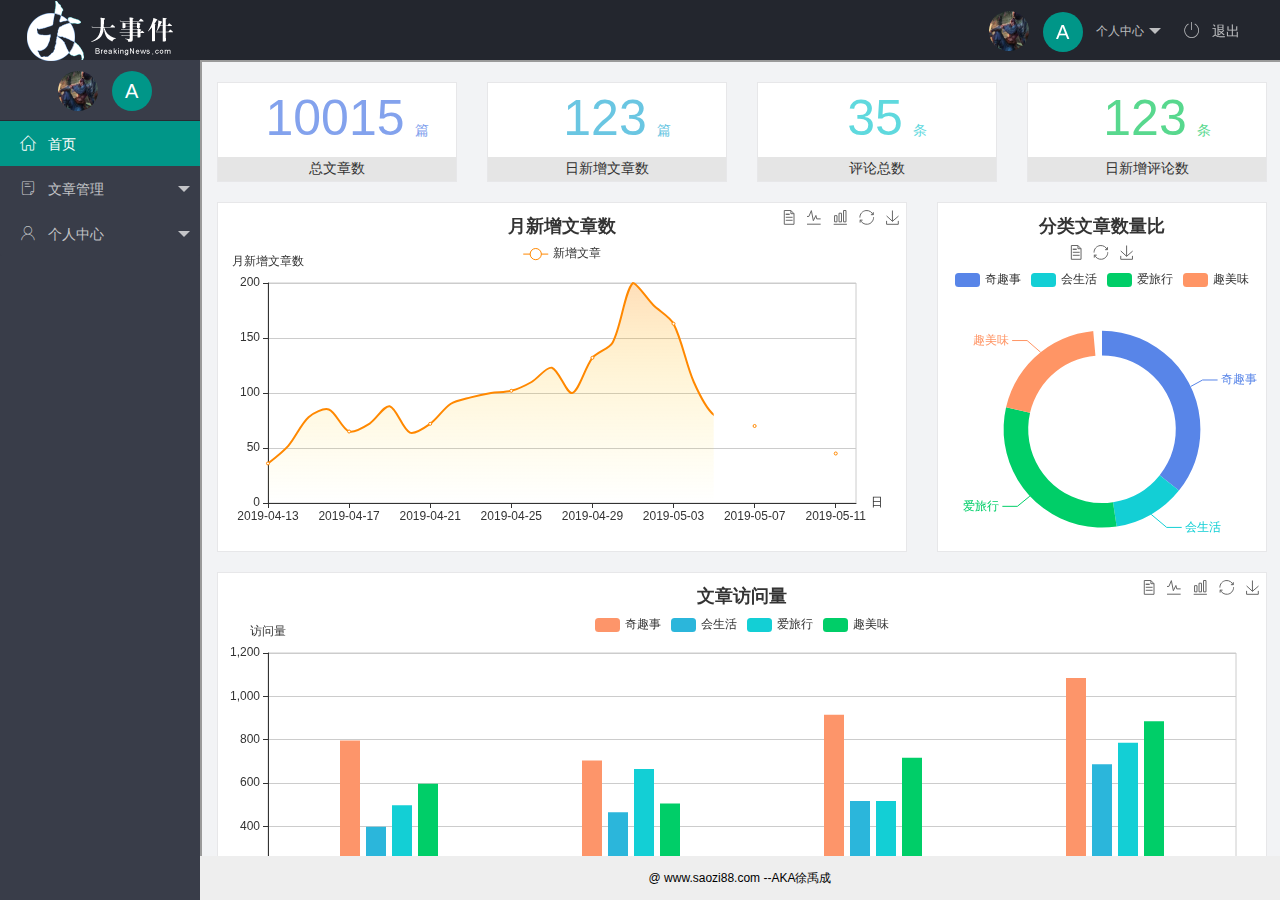
<file: index.html>
<!DOCTYPE html>
<html lang="en">
<head>
    <meta charset="UTF-8">
    <meta name="viewport" content="width=device-width, initial-scale=1.0">
    <title>Document</title>
    <link rel="stylesheet" href="/assets/lib/layui/css/layui.css">
    <link rel="stylesheet" href="/assets/css/index.css"> 
    <link rel="stylesheet" href="/assets/fonts/iconfont.css">
    
</head>
    <body class="layui-layout-body">
        <div class="layui-layout layui-layout-admin">
        <div class="layui-header">
        <div class="layui-logo"><img src="/assets/images/logo.png" alt="Okay"></div>
        <!-- 头部区域（可配合layui已有的水平导航） -->
        
        <ul class="layui-nav layui-layout-right">
            <li class="layui-nav-item">
            <a href="javascript:;" id="leftuser">
                <img src="/assets/images/commit流程.png" class="layui-nav-img">
                <span class="text-avent">A</span>
                个人中心
            </a>
            <dl class="layui-nav-child">
                <dd><a href="">基本资料</a></dd>
                <dd><a href="">安全设置</a></dd>
                <dd><a href="">重置密码</a></dd>
            </dl>
            </li>
            <li class="layui-nav-item"><a href="javascript:;" id="tuichu"><span class="iconfont icon-tuichu"></span>退出</a></li>
        </ul>
        </div>




        <div class="layui-side layui-bg-black">
        <div class="layui-side-scroll">
            <div  id="leftuser">
                <img src="/assets/images/commit流程.png" class="layui-nav-img">
                <span class="text-avent">A</span>
                <span id="nnmm"></span>

            </div>
            <!-- 左侧导航区域（可配合layui已有的垂直导航） -->
            <ul class="layui-nav layui-nav-tree"  lay-filter="test" lay-shrink="all" >
            <li class="layui-nav-item layui-nav-itemed layui-this">
                <a class="" href="/home/dashboard.html" target="fm"><span class="iconfont icon-home"></span>首页</a>
            </li> -->




            <li class="layui-nav-item ">
                <a href="javascript:;"><span class="iconfont icon-16"></span>文章管理</a>
                <dl class="layui-nav-child">
                <dd><a href="javascript:;">文章类别</a></dd>
                <dd><a href="javascript:;">文章列表</a></dd>
                <dd><a href="javascript:;">发布文章</a></dd>
                
                </dl>
            </li>





            <li class="layui-nav-item">
                <a href="javascript:;"><span class="iconfont icon-user"></span>个人中心</a>
                <dl class="layui-nav-child">
                <dd><a href="javascript:;">基本资料</a></dd>
                <dd><a href="javascript:;">更换头像</a></dd>
                <dd><a href="javascript:;">重置密码</a></dd>
                
                </dl>
            </li>
            </ul>
        </div>
        </div>
        
        <div class="layui-body">
        <!-- 内容主体区域 -->
        <iframe name="fm" src="/home/dashboard.html"></iframe>
        </div>
        
        <div class="layui-footer">
            @  www.saozi88.com  --AKA徐禹成
        <!-- 底部固定区域 -->

        </div>
        </div>
        <script src="/assets/lib/layui/layui.all.js"></script>
        <script src="/assets/lib/jquery.js"></script>
        <script src="/assets/js/index.js"></script>
        <script src="/assets/js/base.js"></script>
        

</body>
</html>
</file>
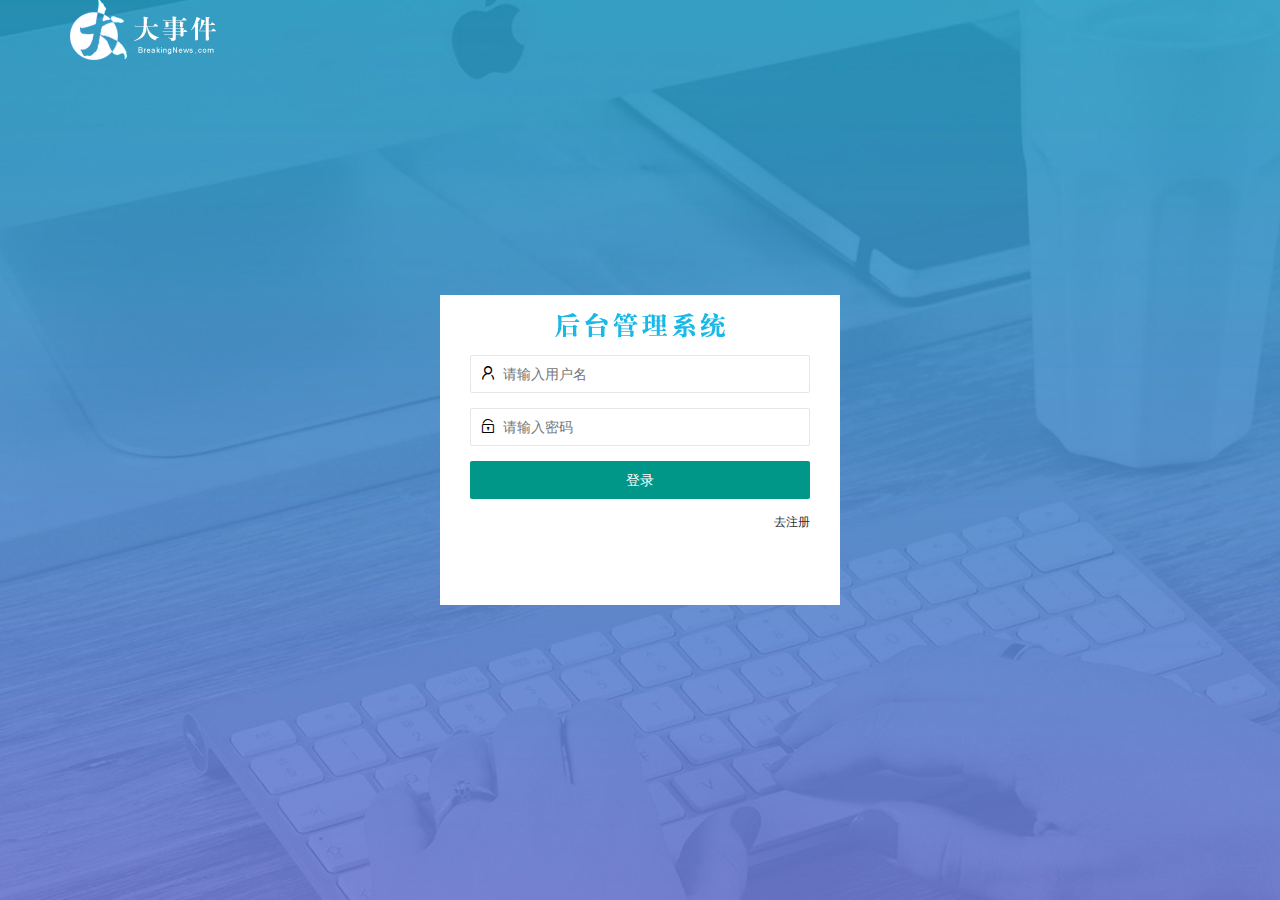
<file: login.html>
<!DOCTYPE html>
<html lang="en">
<head>
    <meta charset="UTF-8">
    <meta name="viewport" content="width=device-width, initial-scale=1.0">
    <title>大事件</title>
    <link rel="stylesheet" href="/assets/css/login.css">
    <link rel="stylesheet" href="/assets/lib/layui/css/layui.css" />
    
</head>
<body>
    <!-- 头部的 Logo 区域 -->
    <div class="layui-main">
        <img src="/assets/images/logo.png" alt="" />
    </div>

    <!-- 登录注册区域 -->
    <div class="loginAndRegBox">
        <div class="title-box"></div>
        <!-- 登录的div -->
        <div class="login-box">
            <form class="layui-form" action="" id="formr">
                <div class="layui-form-item">
                    <i class="layui-icon layui-icon-username"></i>
                <input type="text" name="username" required  lay-verify="required|pwd" placeholder="请输入用户名" autocomplete="off" class="layui-input">
                </div>
                <div class="layui-form-item">
                    <i class="layui-icon layui-icon-password"></i>
                    <input type="password" name="password" required  lay-verify="required|pwd" placeholder="请输入密码" autocomplete="off" class="layui-input">
                    </div>
                    <div class="layui-form-item">
                    <button class="layui-btn layui-btn-fluid" lay-submit >登录</button>
                </div>
                <div class="layui-form-item kaoyou">
                    <a href="javascript:;" id="dlu">去注册</a>
                </div>
            </form>
            
            
        </div>




    <!-- 注册的div -->
        <div class="reg-box">
            <form class="layui-form" action="" id="forml">
                <div class="layui-form-item">
                    <i class="layui-icon layui-icon-username"></i>
                    <input type="text" name="username" required  lay-verify="required|pwd" placeholder="请输入用户名" autocomplete="off" class="layui-input">
                    </div>
                <div class="layui-form-item">
                        <i class="layui-icon layui-icon-password"></i>
                        <input type="password" name="password" required  lay-verify="required|pwd" placeholder="请输入密码" autocomplete="off" class="layui-input">
                        </div>
                <div class="layui-form-item">
                    <i class="layui-icon layui-icon-password"></i>
                            <input type="password" name="repassword" required  lay-verify="required|pwd|repwd" placeholder="请确认密码" autocomplete="off" class="layui-input">
                            </div>
                        <div class="layui-form-item">
                        <button class="layui-btn layui-btn-fluid" lay-submit >立即注册</button>
                    </div>
                    <div class="layui-form-item kaoyou">
                        <a href="javascript:;" id="zce">登录</a>
                    </div>
            </form>
        
        </div>
    </div>
    <script src="/assets/lib/jquery.js"></script>
<script src="/assets/js/login.js"></script>
<script src="/assets/lib/layui/layui.all.js"></script>
</body>


</html>
</file>
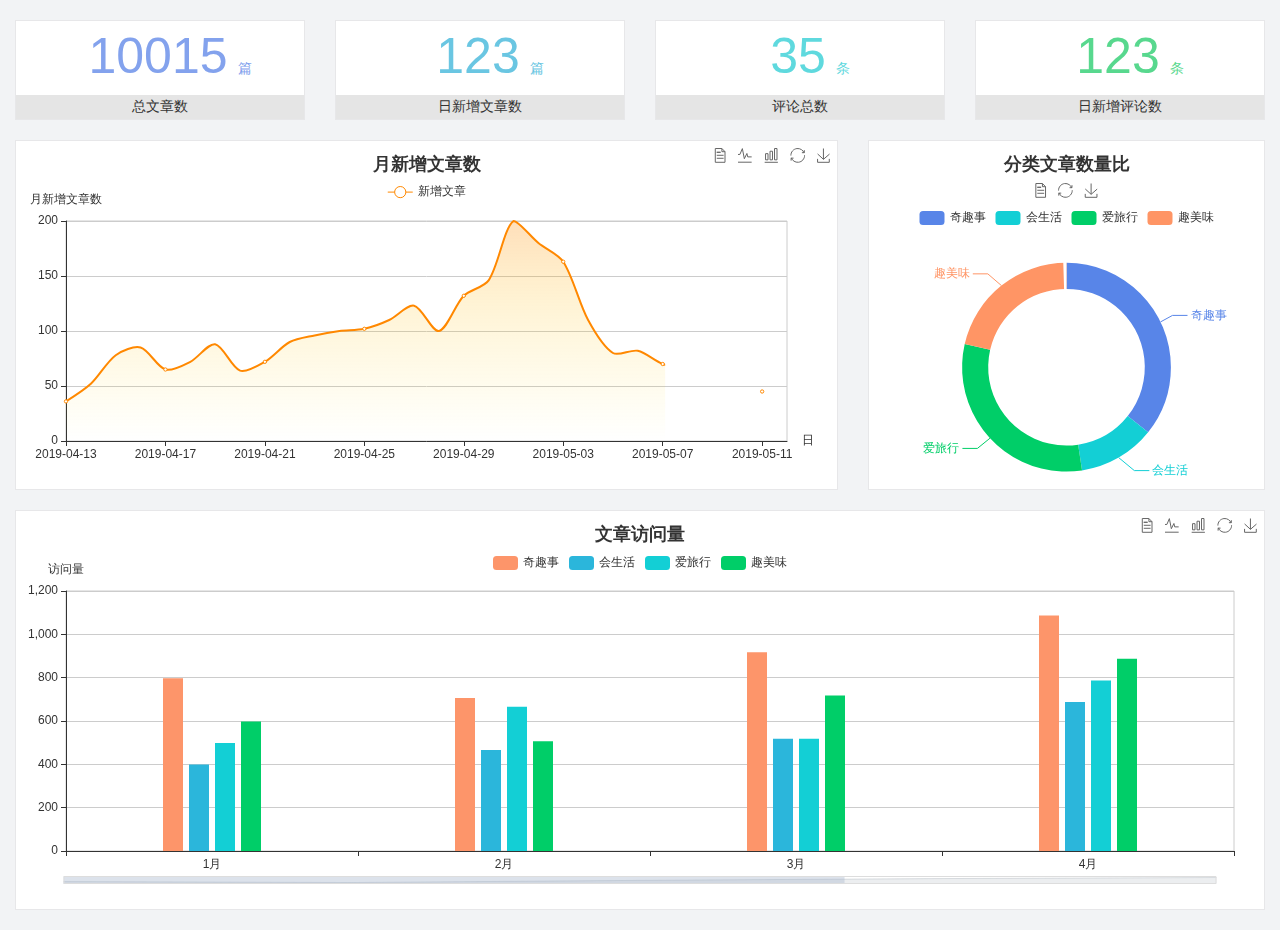
<file: home/dashboard.html>
<!DOCTYPE html>
<html lang="en">

<head>
  <meta charset="UTF-8">
  <meta name="viewport" content="width=device-width, initial-scale=1.0">
  <meta http-equiv="X-UA-Compatible" content="ie=edge">
  <title>图表统计</title>
  <link rel="stylesheet" href="../../assets/lib/bootstrap.css" />
  <link rel="stylesheet" href="../../assets/lib/main.css" />
  <script src="../../assets/lib/jquery.js"></script>
  <script type="text/javascript" src="../../assets/lib/echarts.min.js"></script>
</head>

<body>
  <div class="container-fluid">
    <div class="row spannel_list">
      <div class="col-sm-3 col-xs-6">
        <div class="spannel">
          <em>10015</em><span>篇</span>
          <b>总文章数</b>
        </div>
      </div>
      <div class="col-sm-3 col-xs-6">
        <div class="spannel scolor01">
          <em>123</em><span>篇</span>
          <b>日新增文章数</b>
        </div>
      </div>
      <div class="col-sm-3 col-xs-6">
        <div class="spannel scolor02">
          <em>35</em><span>条</span>
          <b>评论总数</b>
        </div>
      </div>
      <div class="col-sm-3 col-xs-6">
        <div class="spannel scolor03">
          <em>123</em><span>条</span>
          <b>日新增评论数</b>
        </div>
      </div>
    </div>
  </div>

  <div class="container-fluid">
    <div class="row curve-pie">
      <div class="col-lg-8 col-md-8">
        <div class="gragh_pannel" id="curve_show"></div>
      </div>
      <div class="col-lg-4 col-md-4">
        <div class="gragh_pannel" id="pie_show"></div>
      </div>
    </div>
  </div>

  <div class="container-fluid">
    <div class="column_pannel" id="column_show"></div>
  </div>

  <script>
    var oChart = echarts.init(document.getElementById('curve_show'));
    var aList_all = [
      { 'count': 36, 'date': '2019-04-13' },
      { 'count': 52, 'date': '2019-04-14' },
      { 'count': 78, 'date': '2019-04-15' },
      { 'count': 85, 'date': '2019-04-16' },
      { 'count': 65, 'date': '2019-04-17' },
      { 'count': 72, 'date': '2019-04-18' },
      { 'count': 88, 'date': '2019-04-19' },
      { 'count': 64, 'date': '2019-04-20' },
      { 'count': 72, 'date': '2019-04-21' },
      { 'count': 90, 'date': '2019-04-22' },
      { 'count': 96, 'date': '2019-04-23' },
      { 'count': 100, 'date': '2019-04-24' },
      { 'count': 102, 'date': '2019-04-25' },
      { 'count': 110, 'date': '2019-04-26' },
      { 'count': 123, 'date': '2019-04-27' },
      { 'count': 100, 'date': '2019-04-28' },
      { 'count': 132, 'date': '2019-04-29' },
      { 'count': 146, 'date': '2019-04-30' },
      { 'count': 200, 'date': '2019-05-01' },
      { 'count': 180, 'date': '2019-05-02' },
      { 'count': 163, 'date': '2019-05-03' },
      { 'count': 110, 'date': '2019-05-04' },
      { 'count': 80, 'date': '2019-05-05' },
      { 'count': 82, 'date': '2019-05-06' },
      { 'count': 70, 'date': '2019-05-07' },
      { 'count': 65, 'date': '2019-05-08' },
      { 'count': 54, 'date': '2019-05-09' },
      { 'count': 40, 'date': '2019-05-10' },
      { 'count': 45, 'date': '2019-05-11' },
      { 'count': 38, 'date': '2019-05-12' },
    ];

    let aCount = [];
    let aDate = [];

    for (var i = 0; i < aList_all.length; i++) {
      aCount.push(aList_all[i].count);
      aDate.push(aList_all[i].date);
    }

    var chartopt = {
      title: {
        text: '月新增文章数',
        left: 'center',
        top: '10'
      },
      tooltip: {
        trigger: 'axis'
      },
      legend: {
        data: ['新增文章'],
        top: '40'
      },
      toolbox: {
        show: true,
        feature: {
          mark: { show: true },
          dataView: { show: true, readOnly: false },
          magicType: { show: true, type: ['line', 'bar'] },
          restore: { show: true },
          saveAsImage: { show: true }
        }
      },
      calculable: true,
      xAxis: [
        {
          name: '日',
          type: 'category',
          boundaryGap: false,
          data: aDate
        }
      ],
      yAxis: [
        {
          name: '月新增文章数',
          type: 'value'
        }
      ],
      series: [
        {
          name: '新增文章',
          type: 'line',
          smooth: true,
          itemStyle: { normal: { areaStyle: { type: 'default' }, color: '#f80' }, lineStyle: { color: '#f80' } },
          data: aCount
        }],
      areaStyle: {
        normal: {
          color: new echarts.graphic.LinearGradient(0, 0, 0, 1, [{
            offset: 0,
            color: 'rgba(255,136,0,0.39)'
          }, {
            offset: .34,
            color: 'rgba(255,180,0,0.25)'
          }, {
            offset: 1,
            color: 'rgba(255,222,0,0.00)'
          }])

        }
      },
      grid: {
        show: true,
        x: 50,
        x2: 50,
        y: 80,
        height: 220
      }
    };

    oChart.setOption(chartopt);


    var oPie = echarts.init(document.getElementById('pie_show'));
    var oPieopt =
    {
      title: {
        top: 10,
        text: '分类文章数量比',
        x: 'center'
      },
      tooltip: {
        trigger: 'item',
        formatter: "{a} <br/>{b} : {c} ({d}%)"
      },
      color: ['#5885e8', '#13cfd5', '#00ce68', '#ff9565'],
      legend: {
        x: 'center',
        top: 65,
        data: ['奇趣事', '会生活', '爱旅行', '趣美味']
      },
      toolbox: {
        show: true,
        x: 'center',
        top: 35,
        feature: {
          mark: { show: true },
          dataView: { show: true, readOnly: false },
          magicType: {
            show: true,
            type: ['pie', 'funnel'],
            option: {
              funnel: {
                x: '25%',
                width: '50%',
                funnelAlign: 'left',
                max: 1548
              }
            }
          },
          restore: { show: true },
          saveAsImage: { show: true }
        }
      },
      calculable: true,
      series: [
        {
          name: '访问来源',
          type: 'pie',
          radius: ['45%', '60%'],
          center: ['50%', '65%'],
          data: [
            { value: 300, name: '奇趣事' },
            { value: 100, name: '会生活' },
            { value: 260, name: '爱旅行' },
            { value: 180, name: '趣美味' }
          ]
        }
      ]
    };
    oPie.setOption(oPieopt);



    var oColumn = this.echarts.init(document.getElementById('column_show'));
    var oColumnopt =
    {
      title: {
        text: '文章访问量',
        left: 'center',
        top: '10'
      },
      tooltip: {
        trigger: 'axis'
      },
      legend: {
        data: ['奇趣事', '会生活', '爱旅行', '趣美味'],
        top: '40'
      },
      toolbox: {
        show: true,
        feature: {
          mark: { show: true },
          dataView: { show: true, readOnly: false },
          magicType: { show: true, type: ['line', 'bar'] },
          restore: { show: true },
          saveAsImage: { show: true }
        }
      },
      calculable: true,
      xAxis: [
        {
          type: 'category',
          data: ['1月', '2月', '3月', '4月', '5月']
        }
      ],
      yAxis: [
        {
          name: '访问量',
          type: 'value'
        }
      ],
      series: [
        {
          name: '奇趣事',
          type: 'bar',
          barWidth: 20,
          itemStyle: {
            normal: { areaStyle: { type: 'default' }, color: '#fd956a' }
          },
          data: [800, 708, 920, 1090, 1200]
        },
        {
          name: '会生活',
          type: 'bar',
          barWidth: 20,
          itemStyle: {
            normal: { areaStyle: { type: 'default' }, color: '#2bb6db' }
          },
          data: [400, 468, 520, 690, 800]
        },
        {
          name: '爱旅行',
          type: 'bar',
          barWidth: 20,
          itemStyle: {
            normal: { areaStyle: { type: 'default' }, color: '#13cfd5' }
          },
          data: [500, 668, 520, 790, 900]
        },
        {
          name: '趣美味',
          type: 'bar',
          barWidth: 20,
          itemStyle: {
            normal: { areaStyle: { type: 'default' }, color: '#00ce68' }
          },
          data: [600, 508, 720, 890, 1000]
        }
      ],
      grid: {
        show: true,
        x: 50,
        x2: 30,
        y: 80,
        height: 260
      },
      dataZoom: [//给x轴设置滚动条
        {
          start: 0,//默认为0
          end: 100 - 1000 / 31,//默认为100
          type: 'slider',
          show: true,
          xAxisIndex: [0],
          handleSize: 0,//滑动条的 左右2个滑动条的大小
          height: 8,//组件高度
          left: 45, //左边的距离
          right: 50,//右边的距离
          bottom: 26,//右边的距离
          handleColor: '#ddd',//h滑动图标的颜色
          handleStyle: {
            borderColor: "#cacaca",
            borderWidth: "1",
            shadowBlur: 2,
            background: "#ddd",
            shadowColor: "#ddd",
          }
        }]
    };
    oColumn.setOption(oColumnopt);
  </script>
</body>

</html>
</file>
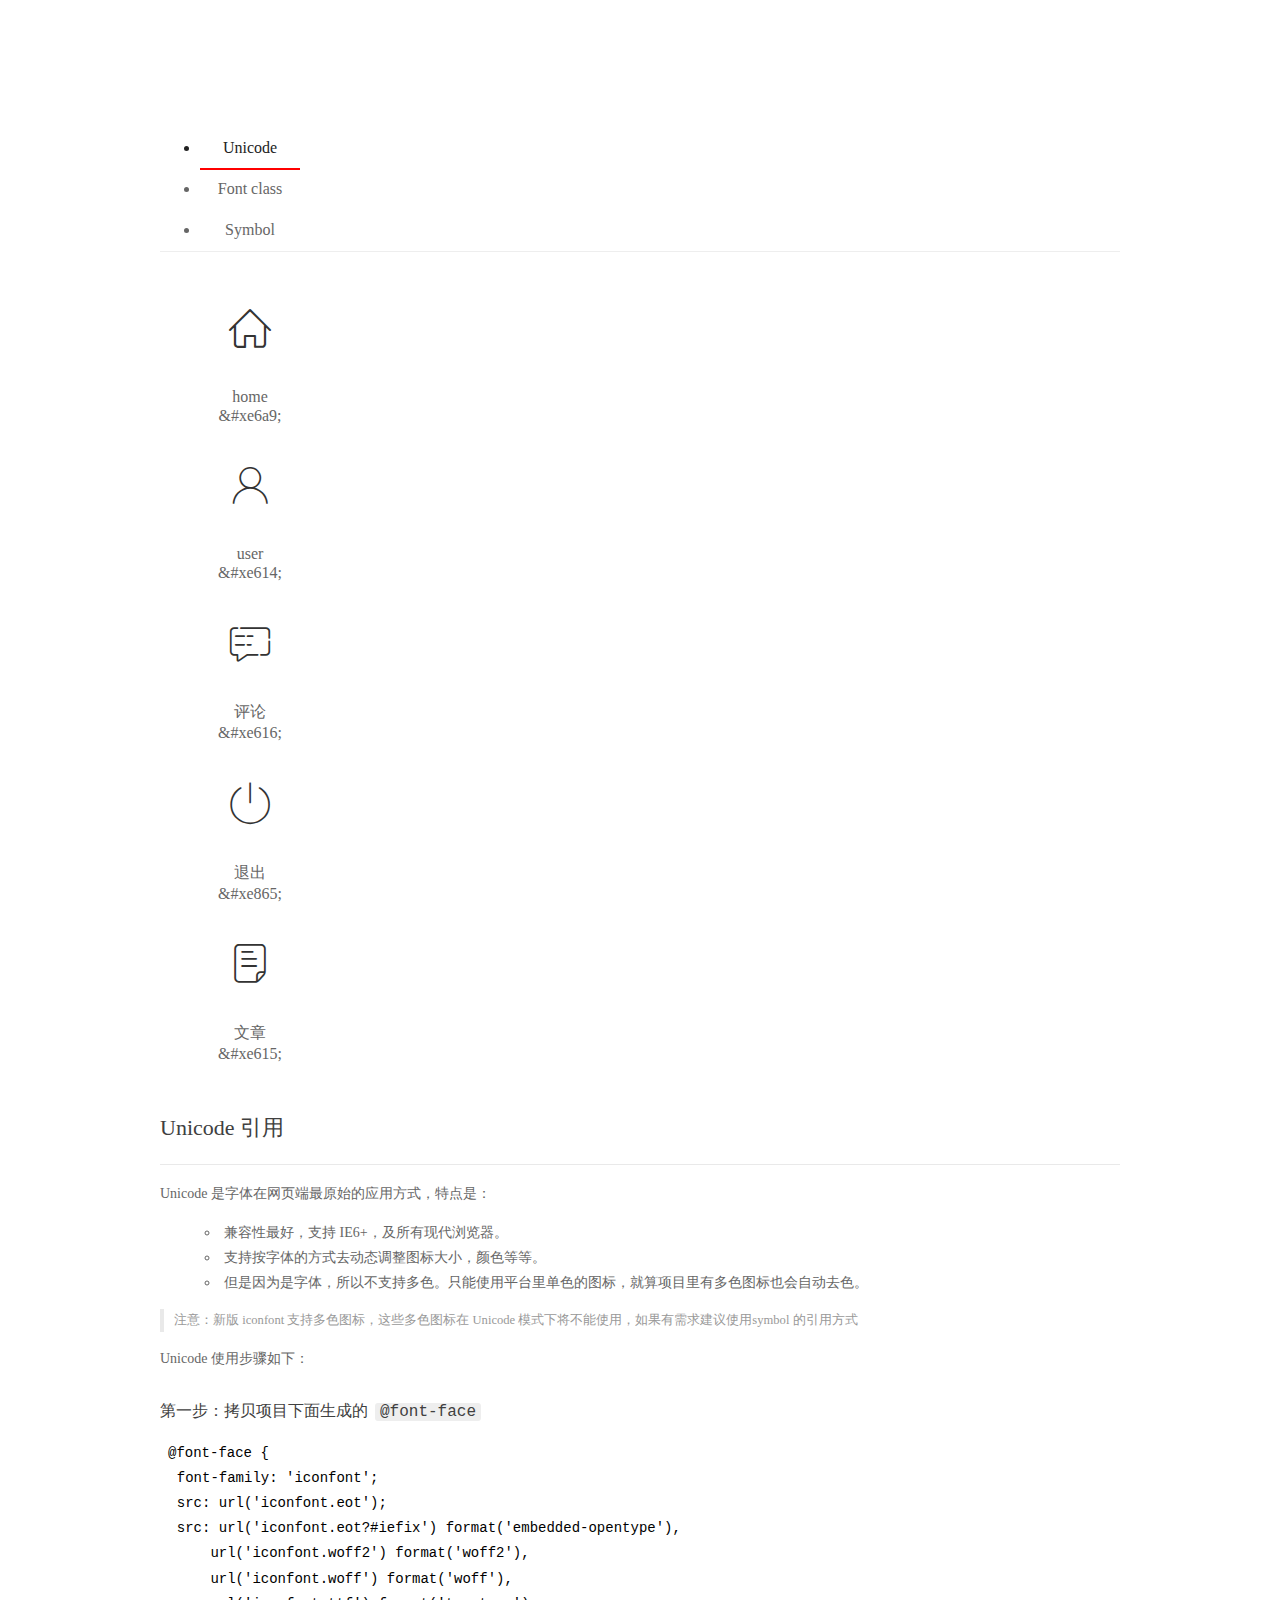
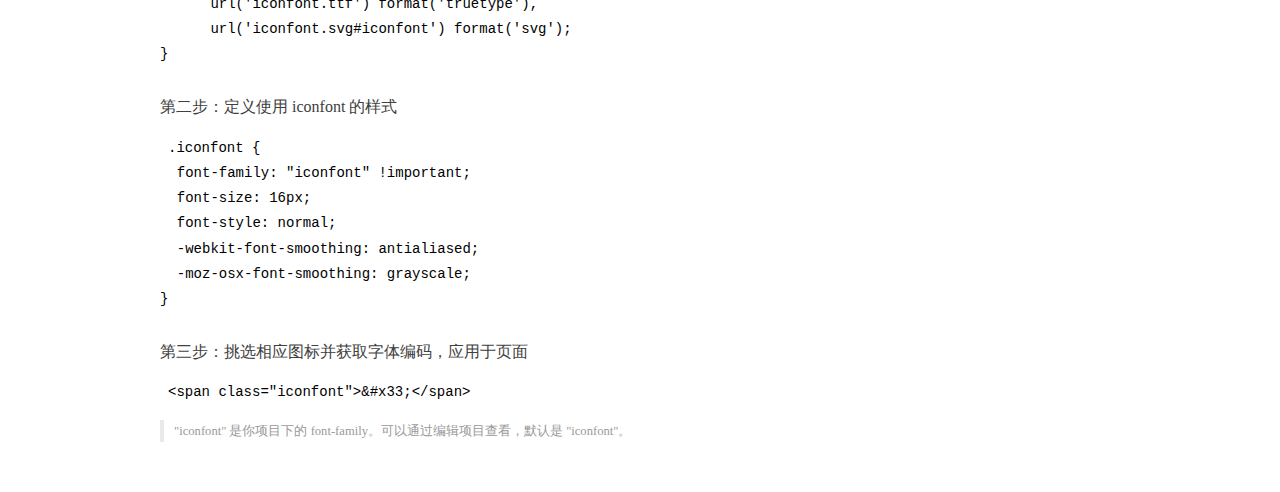
<file: assets/fonts/demo_index.html>
<!DOCTYPE html>
<html>
<head>
  <meta charset="utf-8"/>
  <title>IconFont Demo</title>
  <link rel="shortcut icon" href="https://gtms04.alicdn.com/tps/i4/TB1_oz6GVXXXXaFXpXXJDFnIXXX-64-64.ico" type="image/x-icon"/>
  <link rel="stylesheet" href="https://g.alicdn.com/thx/cube/1.3.2/cube.min.css">
  <link rel="stylesheet" href="demo.css">
  <link rel="stylesheet" href="iconfont.css">
  <script src="iconfont.js"></script>
  <!-- jQuery -->
  <script src="https://a1.alicdn.com/oss/uploads/2018/12/26/7bfddb60-08e8-11e9-9b04-53e73bb6408b.js"></script>
  <!-- 代码高亮 -->
  <script src="https://a1.alicdn.com/oss/uploads/2018/12/26/a3f714d0-08e6-11e9-8a15-ebf944d7534c.js"></script>
</head>
<body>
  <div class="main">
    <h1 class="logo"><a href="https://www.iconfont.cn/" title="iconfont 首页" target="_blank">&#xe86b;</a></h1>
    <div class="nav-tabs">
      <ul id="tabs" class="dib-box">
        <li class="dib active"><span>Unicode</span></li>
        <li class="dib"><span>Font class</span></li>
        <li class="dib"><span>Symbol</span></li>
      </ul>
      
    </div>
    <div class="tab-container">
      <div class="content unicode" style="display: block;">
          <ul class="icon_lists dib-box">
          
            <li class="dib">
              <span class="icon iconfont">&#xe6a9;</span>
                <div class="name">home</div>
                <div class="code-name">&amp;#xe6a9;</div>
              </li>
          
            <li class="dib">
              <span class="icon iconfont">&#xe614;</span>
                <div class="name">user</div>
                <div class="code-name">&amp;#xe614;</div>
              </li>
          
            <li class="dib">
              <span class="icon iconfont">&#xe616;</span>
                <div class="name">评论</div>
                <div class="code-name">&amp;#xe616;</div>
              </li>
          
            <li class="dib">
              <span class="icon iconfont">&#xe865;</span>
                <div class="name">退出</div>
                <div class="code-name">&amp;#xe865;</div>
              </li>
          
            <li class="dib">
              <span class="icon iconfont">&#xe615;</span>
                <div class="name">文章</div>
                <div class="code-name">&amp;#xe615;</div>
              </li>
          
          </ul>
          <div class="article markdown">
          <h2 id="unicode-">Unicode 引用</h2>
          <hr>

          <p>Unicode 是字体在网页端最原始的应用方式，特点是：</p>
          <ul>
            <li>兼容性最好，支持 IE6+，及所有现代浏览器。</li>
            <li>支持按字体的方式去动态调整图标大小，颜色等等。</li>
            <li>但是因为是字体，所以不支持多色。只能使用平台里单色的图标，就算项目里有多色图标也会自动去色。</li>
          </ul>
          <blockquote>
            <p>注意：新版 iconfont 支持多色图标，这些多色图标在 Unicode 模式下将不能使用，如果有需求建议使用symbol 的引用方式</p>
          </blockquote>
          <p>Unicode 使用步骤如下：</p>
          <h3 id="-font-face">第一步：拷贝项目下面生成的 <code>@font-face</code></h3>
<pre><code class="language-css"
>@font-face {
  font-family: 'iconfont';
  src: url('iconfont.eot');
  src: url('iconfont.eot?#iefix') format('embedded-opentype'),
      url('iconfont.woff2') format('woff2'),
      url('iconfont.woff') format('woff'),
      url('iconfont.ttf') format('truetype'),
      url('iconfont.svg#iconfont') format('svg');
}
</code></pre>
          <h3 id="-iconfont-">第二步：定义使用 iconfont 的样式</h3>
<pre><code class="language-css"
>.iconfont {
  font-family: "iconfont" !important;
  font-size: 16px;
  font-style: normal;
  -webkit-font-smoothing: antialiased;
  -moz-osx-font-smoothing: grayscale;
}
</code></pre>
          <h3 id="-">第三步：挑选相应图标并获取字体编码，应用于页面</h3>
<pre>
<code class="language-html"
>&lt;span class="iconfont"&gt;&amp;#x33;&lt;/span&gt;
</code></pre>
          <blockquote>
            <p>"iconfont" 是你项目下的 font-family。可以通过编辑项目查看，默认是 "iconfont"。</p>
          </blockquote>
          </div>
      </div>
      <div class="content font-class">
        <ul class="icon_lists dib-box">
          
          <li class="dib">
            <span class="icon iconfont icon-home"></span>
            <div class="name">
              home
            </div>
            <div class="code-name">.icon-home
            </div>
          </li>
          
          <li class="dib">
            <span class="icon iconfont icon-user"></span>
            <div class="name">
              user
            </div>
            <div class="code-name">.icon-user
            </div>
          </li>
          
          <li class="dib">
            <span class="icon iconfont icon-pinglun"></span>
            <div class="name">
              评论
            </div>
            <div class="code-name">.icon-pinglun
            </div>
          </li>
          
          <li class="dib">
            <span class="icon iconfont icon-tuichu"></span>
            <div class="name">
              退出
            </div>
            <div class="code-name">.icon-tuichu
            </div>
          </li>
          
          <li class="dib">
            <span class="icon iconfont icon-16"></span>
            <div class="name">
              文章
            </div>
            <div class="code-name">.icon-16
            </div>
          </li>
          
        </ul>
        <div class="article markdown">
        <h2 id="font-class-">font-class 引用</h2>
        <hr>

        <p>font-class 是 Unicode 使用方式的一种变种，主要是解决 Unicode 书写不直观，语意不明确的问题。</p>
        <p>与 Unicode 使用方式相比，具有如下特点：</p>
        <ul>
          <li>兼容性良好，支持 IE8+，及所有现代浏览器。</li>
          <li>相比于 Unicode 语意明确，书写更直观。可以很容易分辨这个 icon 是什么。</li>
          <li>因为使用 class 来定义图标，所以当要替换图标时，只需要修改 class 里面的 Unicode 引用。</li>
          <li>不过因为本质上还是使用的字体，所以多色图标还是不支持的。</li>
        </ul>
        <p>使用步骤如下：</p>
        <h3 id="-fontclass-">第一步：引入项目下面生成的 fontclass 代码：</h3>
<pre><code class="language-html">&lt;link rel="stylesheet" href="./iconfont.css"&gt;
</code></pre>
        <h3 id="-">第二步：挑选相应图标并获取类名，应用于页面：</h3>
<pre><code class="language-html">&lt;span class="iconfont icon-xxx"&gt;&lt;/span&gt;
</code></pre>
        <blockquote>
          <p>"
            iconfont" 是你项目下的 font-family。可以通过编辑项目查看，默认是 "iconfont"。</p>
        </blockquote>
      </div>
      </div>
      <div class="content symbol">
          <ul class="icon_lists dib-box">
          
            <li class="dib">
                <svg class="icon svg-icon" aria-hidden="true">
                  <use xlink:href="#icon-home"></use>
                </svg>
                <div class="name">home</div>
                <div class="code-name">#icon-home</div>
            </li>
          
            <li class="dib">
                <svg class="icon svg-icon" aria-hidden="true">
                  <use xlink:href="#icon-user"></use>
                </svg>
                <div class="name">user</div>
                <div class="code-name">#icon-user</div>
            </li>
          
            <li class="dib">
                <svg class="icon svg-icon" aria-hidden="true">
                  <use xlink:href="#icon-pinglun"></use>
                </svg>
                <div class="name">评论</div>
                <div class="code-name">#icon-pinglun</div>
            </li>
          
            <li class="dib">
                <svg class="icon svg-icon" aria-hidden="true">
                  <use xlink:href="#icon-tuichu"></use>
                </svg>
                <div class="name">退出</div>
                <div class="code-name">#icon-tuichu</div>
            </li>
          
            <li class="dib">
                <svg class="icon svg-icon" aria-hidden="true">
                  <use xlink:href="#icon-16"></use>
                </svg>
                <div class="name">文章</div>
                <div class="code-name">#icon-16</div>
            </li>
          
          </ul>
          <div class="article markdown">
          <h2 id="symbol-">Symbol 引用</h2>
          <hr>

          <p>这是一种全新的使用方式，应该说这才是未来的主流，也是平台目前推荐的用法。相关介绍可以参考这篇<a href="">文章</a>
            这种用法其实是做了一个 SVG 的集合，与另外两种相比具有如下特点：</p>
          <ul>
            <li>支持多色图标了，不再受单色限制。</li>
            <li>通过一些技巧，支持像字体那样，通过 <code>font-size</code>, <code>color</code> 来调整样式。</li>
            <li>兼容性较差，支持 IE9+，及现代浏览器。</li>
            <li>浏览器渲染 SVG 的性能一般，还不如 png。</li>
          </ul>
          <p>使用步骤如下：</p>
          <h3 id="-symbol-">第一步：引入项目下面生成的 symbol 代码：</h3>
<pre><code class="language-html">&lt;script src="./iconfont.js"&gt;&lt;/script&gt;
</code></pre>
          <h3 id="-css-">第二步：加入通用 CSS 代码（引入一次就行）：</h3>
<pre><code class="language-html">&lt;style&gt;
.icon {
  width: 1em;
  height: 1em;
  vertical-align: -0.15em;
  fill: currentColor;
  overflow: hidden;
}
&lt;/style&gt;
</code></pre>
          <h3 id="-">第三步：挑选相应图标并获取类名，应用于页面：</h3>
<pre><code class="language-html">&lt;svg class="icon" aria-hidden="true"&gt;
  &lt;use xlink:href="#icon-xxx"&gt;&lt;/use&gt;
&lt;/svg&gt;
</code></pre>
          </div>
      </div>

    </div>
  </div>
  <script>
  $(document).ready(function () {
      $('.tab-container .content:first').show()

      $('#tabs li').click(function (e) {
        var tabContent = $('.tab-container .content')
        var index = $(this).index()

        if ($(this).hasClass('active')) {
          return
        } else {
          $('#tabs li').removeClass('active')
          $(this).addClass('active')

          tabContent.hide().eq(index).fadeIn()
        }
      })
    })
  </script>
</body>
</html>
</file>
<file: assets/lib/layui/css/layui.css>
/** layui-v2.5.5 MIT License By https://www.layui.com */
 .layui-inline,img{display:inline-block;vertical-align:middle}h1,h2,h3,h4,h5,h6{font-weight:400}.layui-edge,.layui-header,.layui-inline,.layui-main{position:relative}.layui-body,.layui-edge,.layui-elip{overflow:hidden}.layui-btn,.layui-edge,.layui-inline,img{vertical-align:middle}.layui-btn,.layui-disabled,.layui-icon,.layui-unselect{-moz-user-select:none;-webkit-user-select:none;-ms-user-select:none}.layui-elip,.layui-form-checkbox span,.layui-form-pane .layui-form-label{text-overflow:ellipsis;white-space:nowrap}.layui-breadcrumb,.layui-tree-btnGroup{visibility:hidden}blockquote,body,button,dd,div,dl,dt,form,h1,h2,h3,h4,h5,h6,input,li,ol,p,pre,td,textarea,th,ul{margin:0;padding:0;-webkit-tap-highlight-color:rgba(0,0,0,0)}a:active,a:hover{outline:0}img{border:none}li{list-style:none}table{border-collapse:collapse;border-spacing:0}h4,h5,h6{font-size:100%}button,input,optgroup,option,select,textarea{font-family:inherit;font-size:inherit;font-style:inherit;font-weight:inherit;outline:0}pre{white-space:pre-wrap;white-space:-moz-pre-wrap;white-space:-pre-wrap;white-space:-o-pre-wrap;word-wrap:break-word}body{line-height:24px;font:14px Helvetica Neue,Helvetica,PingFang SC,Tahoma,Arial,sans-serif}hr{height:1px;margin:10px 0;border:0;clear:both}a{color:#333;text-decoration:none}a:hover{color:#777}a cite{font-style:normal;*cursor:pointer}.layui-border-box,.layui-border-box *{box-sizing:border-box}.layui-box,.layui-box *{box-sizing:content-box}.layui-clear{clear:both;*zoom:1}.layui-clear:after{content:'\20';clear:both;*zoom:1;display:block;height:0}.layui-inline{*display:inline;*zoom:1}.layui-edge{display:inline-block;width:0;height:0;border-width:6px;border-style:dashed;border-color:transparent}.layui-edge-top{top:-4px;border-bottom-color:#999;border-bottom-style:solid}.layui-edge-right{border-left-color:#999;border-left-style:solid}.layui-edge-bottom{top:2px;border-top-color:#999;border-top-style:solid}.layui-edge-left{border-right-color:#999;border-right-style:solid}.layui-disabled,.layui-disabled:hover{color:#d2d2d2!important;cursor:not-allowed!important}.layui-circle{border-radius:100%}.layui-show{display:block!important}.layui-hide{display:none!important}@font-face{font-family:layui-icon;src:url(../font/iconfont.eot?v=250);src:url(../font/iconfont.eot?v=250#iefix) format('embedded-opentype'),url(../font/iconfont.woff2?v=250) format('woff2'),url(../font/iconfont.woff?v=250) format('woff'),url(../font/iconfont.ttf?v=250) format('truetype'),url(../font/iconfont.svg?v=250#layui-icon) format('svg')}.layui-icon{font-family:layui-icon!important;font-size:16px;font-style:normal;-webkit-font-smoothing:antialiased;-moz-osx-font-smoothing:grayscale}.layui-icon-reply-fill:before{content:"\e611"}.layui-icon-set-fill:before{content:"\e614"}.layui-icon-menu-fill:before{content:"\e60f"}.layui-icon-search:before{content:"\e615"}.layui-icon-share:before{content:"\e641"}.layui-icon-set-sm:before{content:"\e620"}.layui-icon-engine:before{content:"\e628"}.layui-icon-close:before{content:"\1006"}.layui-icon-close-fill:before{content:"\1007"}.layui-icon-chart-screen:before{content:"\e629"}.layui-icon-star:before{content:"\e600"}.layui-icon-circle-dot:before{content:"\e617"}.layui-icon-chat:before{content:"\e606"}.layui-icon-release:before{content:"\e609"}.layui-icon-list:before{content:"\e60a"}.layui-icon-chart:before{content:"\e62c"}.layui-icon-ok-circle:before{content:"\1005"}.layui-icon-layim-theme:before{content:"\e61b"}.layui-icon-table:before{content:"\e62d"}.layui-icon-right:before{content:"\e602"}.layui-icon-left:before{content:"\e603"}.layui-icon-cart-simple:before{content:"\e698"}.layui-icon-face-cry:before{content:"\e69c"}.layui-icon-face-smile:before{content:"\e6af"}.layui-icon-survey:before{content:"\e6b2"}.layui-icon-tree:before{content:"\e62e"}.layui-icon-upload-circle:before{content:"\e62f"}.layui-icon-add-circle:before{content:"\e61f"}.layui-icon-download-circle:before{content:"\e601"}.layui-icon-templeate-1:before{content:"\e630"}.layui-icon-util:before{content:"\e631"}.layui-icon-face-surprised:before{content:"\e664"}.layui-icon-edit:before{content:"\e642"}.layui-icon-speaker:before{content:"\e645"}.layui-icon-down:before{content:"\e61a"}.layui-icon-file:before{content:"\e621"}.layui-icon-layouts:before{content:"\e632"}.layui-icon-rate-half:before{content:"\e6c9"}.layui-icon-add-circle-fine:before{content:"\e608"}.layui-icon-prev-circle:before{content:"\e633"}.layui-icon-read:before{content:"\e705"}.layui-icon-404:before{content:"\e61c"}.layui-icon-carousel:before{content:"\e634"}.layui-icon-help:before{content:"\e607"}.layui-icon-code-circle:before{content:"\e635"}.layui-icon-water:before{content:"\e636"}.layui-icon-username:before{content:"\e66f"}.layui-icon-find-fill:before{content:"\e670"}.layui-icon-about:before{content:"\e60b"}.layui-icon-location:before{content:"\e715"}.layui-icon-up:before{content:"\e619"}.layui-icon-pause:before{content:"\e651"}.layui-icon-date:before{content:"\e637"}.layui-icon-layim-uploadfile:before{content:"\e61d"}.layui-icon-delete:before{content:"\e640"}.layui-icon-play:before{content:"\e652"}.layui-icon-top:before{content:"\e604"}.layui-icon-friends:before{content:"\e612"}.layui-icon-refresh-3:before{content:"\e9aa"}.layui-icon-ok:before{content:"\e605"}.layui-icon-layer:before{content:"\e638"}.layui-icon-face-smile-fine:before{content:"\e60c"}.layui-icon-dollar:before{content:"\e659"}.layui-icon-group:before{content:"\e613"}.layui-icon-layim-download:before{content:"\e61e"}.layui-icon-picture-fine:before{content:"\e60d"}.layui-icon-link:before{content:"\e64c"}.layui-icon-diamond:before{content:"\e735"}.layui-icon-log:before{content:"\e60e"}.layui-icon-rate-solid:before{content:"\e67a"}.layui-icon-fonts-del:before{content:"\e64f"}.layui-icon-unlink:before{content:"\e64d"}.layui-icon-fonts-clear:before{content:"\e639"}.layui-icon-triangle-r:before{content:"\e623"}.layui-icon-circle:before{content:"\e63f"}.layui-icon-radio:before{content:"\e643"}.layui-icon-align-center:before{content:"\e647"}.layui-icon-align-right:before{content:"\e648"}.layui-icon-align-left:before{content:"\e649"}.layui-icon-loading-1:before{content:"\e63e"}.layui-icon-return:before{content:"\e65c"}.layui-icon-fonts-strong:before{content:"\e62b"}.layui-icon-upload:before{content:"\e67c"}.layui-icon-dialogue:before{content:"\e63a"}.layui-icon-video:before{content:"\e6ed"}.layui-icon-headset:before{content:"\e6fc"}.layui-icon-cellphone-fine:before{content:"\e63b"}.layui-icon-add-1:before{content:"\e654"}.layui-icon-face-smile-b:before{content:"\e650"}.layui-icon-fonts-html:before{content:"\e64b"}.layui-icon-form:before{content:"\e63c"}.layui-icon-cart:before{content:"\e657"}.layui-icon-camera-fill:before{content:"\e65d"}.layui-icon-tabs:before{content:"\e62a"}.layui-icon-fonts-code:before{content:"\e64e"}.layui-icon-fire:before{content:"\e756"}.layui-icon-set:before{content:"\e716"}.layui-icon-fonts-u:before{content:"\e646"}.layui-icon-triangle-d:before{content:"\e625"}.layui-icon-tips:before{content:"\e702"}.layui-icon-picture:before{content:"\e64a"}.layui-icon-more-vertical:before{content:"\e671"}.layui-icon-flag:before{content:"\e66c"}.layui-icon-loading:before{content:"\e63d"}.layui-icon-fonts-i:before{content:"\e644"}.layui-icon-refresh-1:before{content:"\e666"}.layui-icon-rmb:before{content:"\e65e"}.layui-icon-home:before{content:"\e68e"}.layui-icon-user:before{content:"\e770"}.layui-icon-notice:before{content:"\e667"}.layui-icon-login-weibo:before{content:"\e675"}.layui-icon-voice:before{content:"\e688"}.layui-icon-upload-drag:before{content:"\e681"}.layui-icon-login-qq:before{content:"\e676"}.layui-icon-snowflake:before{content:"\e6b1"}.layui-icon-file-b:before{content:"\e655"}.layui-icon-template:before{content:"\e663"}.layui-icon-auz:before{content:"\e672"}.layui-icon-console:before{content:"\e665"}.layui-icon-app:before{content:"\e653"}.layui-icon-prev:before{content:"\e65a"}.layui-icon-website:before{content:"\e7ae"}.layui-icon-next:before{content:"\e65b"}.layui-icon-component:before{content:"\e857"}.layui-icon-more:before{content:"\e65f"}.layui-icon-login-wechat:before{content:"\e677"}.layui-icon-shrink-right:before{content:"\e668"}.layui-icon-spread-left:before{content:"\e66b"}.layui-icon-camera:before{content:"\e660"}.layui-icon-note:before{content:"\e66e"}.layui-icon-refresh:before{content:"\e669"}.layui-icon-female:before{content:"\e661"}.layui-icon-male:before{content:"\e662"}.layui-icon-password:before{content:"\e673"}.layui-icon-senior:before{content:"\e674"}.layui-icon-theme:before{content:"\e66a"}.layui-icon-tread:before{content:"\e6c5"}.layui-icon-praise:before{content:"\e6c6"}.layui-icon-star-fill:before{content:"\e658"}.layui-icon-rate:before{content:"\e67b"}.layui-icon-template-1:before{content:"\e656"}.layui-icon-vercode:before{content:"\e679"}.layui-icon-cellphone:before{content:"\e678"}.layui-icon-screen-full:before{content:"\e622"}.layui-icon-screen-restore:before{content:"\e758"}.layui-icon-cols:before{content:"\e610"}.layui-icon-export:before{content:"\e67d"}.layui-icon-print:before{content:"\e66d"}.layui-icon-slider:before{content:"\e714"}.layui-icon-addition:before{content:"\e624"}.layui-icon-subtraction:before{content:"\e67e"}.layui-icon-service:before{content:"\e626"}.layui-icon-transfer:before{content:"\e691"}.layui-main{width:1140px;margin:0 auto}.layui-header{z-index:1000;height:60px}.layui-header a:hover{transition:all .5s;-webkit-transition:all .5s}.layui-side{position:fixed;left:0;top:0;bottom:0;z-index:999;width:200px;overflow-x:hidden}.layui-side-scroll{position:relative;width:220px;height:100%;overflow-x:hidden}.layui-body{position:absolute;left:200px;right:0;top:0;bottom:0;z-index:998;width:auto;overflow-y:auto;box-sizing:border-box}.layui-layout-body{overflow:hidden}.layui-layout-admin .layui-header{background-color:#23262E}.layui-layout-admin .layui-side{top:60px;width:200px;overflow-x:hidden}.layui-layout-admin .layui-body{position:fixed;top:60px;bottom:44px}.layui-layout-admin .layui-main{width:auto;margin:0 15px}.layui-layout-admin .layui-footer{position:fixed;left:200px;right:0;bottom:0;height:44px;line-height:44px;padding:0 15px;background-color:#eee}.layui-layout-admin .layui-logo{position:absolute;left:0;top:0;width:200px;height:100%;line-height:60px;text-align:center;color:#009688;font-size:16px}.layui-layout-admin .layui-header .layui-nav{background:0 0}.layui-layout-left{position:absolute!important;left:200px;top:0}.layui-layout-right{position:absolute!important;right:0;top:0}.layui-container{position:relative;margin:0 auto;padding:0 15px;box-sizing:border-box}.layui-fluid{position:relative;margin:0 auto;padding:0 15px}.layui-row:after,.layui-row:before{content:'';display:block;clear:both}.layui-col-lg1,.layui-col-lg10,.layui-col-lg11,.layui-col-lg12,.layui-col-lg2,.layui-col-lg3,.layui-col-lg4,.layui-col-lg5,.layui-col-lg6,.layui-col-lg7,.layui-col-lg8,.layui-col-lg9,.layui-col-md1,.layui-col-md10,.layui-col-md11,.layui-col-md12,.layui-col-md2,.layui-col-md3,.layui-col-md4,.layui-col-md5,.layui-col-md6,.layui-col-md7,.layui-col-md8,.layui-col-md9,.layui-col-sm1,.layui-col-sm10,.layui-col-sm11,.layui-col-sm12,.layui-col-sm2,.layui-col-sm3,.layui-col-sm4,.layui-col-sm5,.layui-col-sm6,.layui-col-sm7,.layui-col-sm8,.layui-col-sm9,.layui-col-xs1,.layui-col-xs10,.layui-col-xs11,.layui-col-xs12,.layui-col-xs2,.layui-col-xs3,.layui-col-xs4,.layui-col-xs5,.layui-col-xs6,.layui-col-xs7,.layui-col-xs8,.layui-col-xs9{position:relative;display:block;box-sizing:border-box}.layui-col-xs1,.layui-col-xs10,.layui-col-xs11,.layui-col-xs12,.layui-col-xs2,.layui-col-xs3,.layui-col-xs4,.layui-col-xs5,.layui-col-xs6,.layui-col-xs7,.layui-col-xs8,.layui-col-xs9{float:left}.layui-col-xs1{width:8.33333333%}.layui-col-xs2{width:16.66666667%}.layui-col-xs3{width:25%}.layui-col-xs4{width:33.33333333%}.layui-col-xs5{width:41.66666667%}.layui-col-xs6{width:50%}.layui-col-xs7{width:58.33333333%}.layui-col-xs8{width:66.66666667%}.layui-col-xs9{width:75%}.layui-col-xs10{width:83.33333333%}.layui-col-xs11{width:91.66666667%}.layui-col-xs12{width:100%}.layui-col-xs-offset1{margin-left:8.33333333%}.layui-col-xs-offset2{margin-left:16.66666667%}.layui-col-xs-offset3{margin-left:25%}.layui-col-xs-offset4{margin-left:33.33333333%}.layui-col-xs-offset5{margin-left:41.66666667%}.layui-col-xs-offset6{margin-left:50%}.layui-col-xs-offset7{margin-left:58.33333333%}.layui-col-xs-offset8{margin-left:66.66666667%}.layui-col-xs-offset9{margin-left:75%}.layui-col-xs-offset10{margin-left:83.33333333%}.layui-col-xs-offset11{margin-left:91.66666667%}.layui-col-xs-offset12{margin-left:100%}@media screen and (max-width:768px){.layui-hide-xs{display:none!important}.layui-show-xs-block{display:block!important}.layui-show-xs-inline{display:inline!important}.layui-show-xs-inline-block{display:inline-block!important}}@media screen and (min-width:768px){.layui-container{width:750px}.layui-hide-sm{display:none!important}.layui-show-sm-block{display:block!important}.layui-show-sm-inline{display:inline!important}.layui-show-sm-inline-block{display:inline-block!important}.layui-col-sm1,.layui-col-sm10,.layui-col-sm11,.layui-col-sm12,.layui-col-sm2,.layui-col-sm3,.layui-col-sm4,.layui-col-sm5,.layui-col-sm6,.layui-col-sm7,.layui-col-sm8,.layui-col-sm9{float:left}.layui-col-sm1{width:8.33333333%}.layui-col-sm2{width:16.66666667%}.layui-col-sm3{width:25%}.layui-col-sm4{width:33.33333333%}.layui-col-sm5{width:41.66666667%}.layui-col-sm6{width:50%}.layui-col-sm7{width:58.33333333%}.layui-col-sm8{width:66.66666667%}.layui-col-sm9{width:75%}.layui-col-sm10{width:83.33333333%}.layui-col-sm11{width:91.66666667%}.layui-col-sm12{width:100%}.layui-col-sm-offset1{margin-left:8.33333333%}.layui-col-sm-offset2{margin-left:16.66666667%}.layui-col-sm-offset3{margin-left:25%}.layui-col-sm-offset4{margin-left:33.33333333%}.layui-col-sm-offset5{margin-left:41.66666667%}.layui-col-sm-offset6{margin-left:50%}.layui-col-sm-offset7{margin-left:58.33333333%}.layui-col-sm-offset8{margin-left:66.66666667%}.layui-col-sm-offset9{margin-left:75%}.layui-col-sm-offset10{margin-left:83.33333333%}.layui-col-sm-offset11{margin-left:91.66666667%}.layui-col-sm-offset12{margin-left:100%}}@media screen and (min-width:992px){.layui-container{width:970px}.layui-hide-md{display:none!important}.layui-show-md-block{display:block!important}.layui-show-md-inline{display:inline!important}.layui-show-md-inline-block{display:inline-block!important}.layui-col-md1,.layui-col-md10,.layui-col-md11,.layui-col-md12,.layui-col-md2,.layui-col-md3,.layui-col-md4,.layui-col-md5,.layui-col-md6,.layui-col-md7,.layui-col-md8,.layui-col-md9{float:left}.layui-col-md1{width:8.33333333%}.layui-col-md2{width:16.66666667%}.layui-col-md3{width:25%}.layui-col-md4{width:33.33333333%}.layui-col-md5{width:41.66666667%}.layui-col-md6{width:50%}.layui-col-md7{width:58.33333333%}.layui-col-md8{width:66.66666667%}.layui-col-md9{width:75%}.layui-col-md10{width:83.33333333%}.layui-col-md11{width:91.66666667%}.layui-col-md12{width:100%}.layui-col-md-offset1{margin-left:8.33333333%}.layui-col-md-offset2{margin-left:16.66666667%}.layui-col-md-offset3{margin-left:25%}.layui-col-md-offset4{margin-left:33.33333333%}.layui-col-md-offset5{margin-left:41.66666667%}.layui-col-md-offset6{margin-left:50%}.layui-col-md-offset7{margin-left:58.33333333%}.layui-col-md-offset8{margin-left:66.66666667%}.layui-col-md-offset9{margin-left:75%}.layui-col-md-offset10{margin-left:83.33333333%}.layui-col-md-offset11{margin-left:91.66666667%}.layui-col-md-offset12{margin-left:100%}}@media screen and (min-width:1200px){.layui-container{width:1170px}.layui-hide-lg{display:none!important}.layui-show-lg-block{display:block!important}.layui-show-lg-inline{display:inline!important}.layui-show-lg-inline-block{display:inline-block!important}.layui-col-lg1,.layui-col-lg10,.layui-col-lg11,.layui-col-lg12,.layui-col-lg2,.layui-col-lg3,.layui-col-lg4,.layui-col-lg5,.layui-col-lg6,.layui-col-lg7,.layui-col-lg8,.layui-col-lg9{float:left}.layui-col-lg1{width:8.33333333%}.layui-col-lg2{width:16.66666667%}.layui-col-lg3{width:25%}.layui-col-lg4{width:33.33333333%}.layui-col-lg5{width:41.66666667%}.layui-col-lg6{width:50%}.layui-col-lg7{width:58.33333333%}.layui-col-lg8{width:66.66666667%}.layui-col-lg9{width:75%}.layui-col-lg10{width:83.33333333%}.layui-col-lg11{width:91.66666667%}.layui-col-lg12{width:100%}.layui-col-lg-offset1{margin-left:8.33333333%}.layui-col-lg-offset2{margin-left:16.66666667%}.layui-col-lg-offset3{margin-left:25%}.layui-col-lg-offset4{margin-left:33.33333333%}.layui-col-lg-offset5{margin-left:41.66666667%}.layui-col-lg-offset6{margin-left:50%}.layui-col-lg-offset7{margin-left:58.33333333%}.layui-col-lg-offset8{margin-left:66.66666667%}.layui-col-lg-offset9{margin-left:75%}.layui-col-lg-offset10{margin-left:83.33333333%}.layui-col-lg-offset11{margin-left:91.66666667%}.layui-col-lg-offset12{margin-left:100%}}.layui-col-space1{margin:-.5px}.layui-col-space1>*{padding:.5px}.layui-col-space3{margin:-1.5px}.layui-col-space3>*{padding:1.5px}.layui-col-space5{margin:-2.5px}.layui-col-space5>*{padding:2.5px}.layui-col-space8{margin:-3.5px}.layui-col-space8>*{padding:3.5px}.layui-col-space10{margin:-5px}.layui-col-space10>*{padding:5px}.layui-col-space12{margin:-6px}.layui-col-space12>*{padding:6px}.layui-col-space15{margin:-7.5px}.layui-col-space15>*{padding:7.5px}.layui-col-space18{margin:-9px}.layui-col-space18>*{padding:9px}.layui-col-space20{margin:-10px}.layui-col-space20>*{padding:10px}.layui-col-space22{margin:-11px}.layui-col-space22>*{padding:11px}.layui-col-space25{margin:-12.5px}.layui-col-space25>*{padding:12.5px}.layui-col-space30{margin:-15px}.layui-col-space30>*{padding:15px}.layui-btn,.layui-input,.layui-select,.layui-textarea,.layui-upload-button{outline:0;-webkit-appearance:none;transition:all .3s;-webkit-transition:all .3s;box-sizing:border-box}.layui-elem-quote{margin-bottom:10px;padding:15px;line-height:22px;border-left:5px solid #009688;border-radius:0 2px 2px 0;background-color:#f2f2f2}.layui-quote-nm{border-style:solid;border-width:1px 1px 1px 5px;background:0 0}.layui-elem-field{margin-bottom:10px;padding:0;border-width:1px;border-style:solid}.layui-elem-field legend{margin-left:20px;padding:0 10px;font-size:20px;font-weight:300}.layui-field-title{margin:10px 0 20px;border-width:1px 0 0}.layui-field-box{padding:10px 15px}.layui-field-title .layui-field-box{padding:10px 0}.layui-progress{position:relative;height:6px;border-radius:20px;background-color:#e2e2e2}.layui-progress-bar{position:absolute;left:0;top:0;width:0;max-width:100%;height:6px;border-radius:20px;text-align:right;background-color:#5FB878;transition:all .3s;-webkit-transition:all .3s}.layui-progress-big,.layui-progress-big .layui-progress-bar{height:18px;line-height:18px}.layui-progress-text{position:relative;top:-20px;line-height:18px;font-size:12px;color:#666}.layui-progress-big .layui-progress-text{position:static;padding:0 10px;color:#fff}.layui-collapse{border-width:1px;border-style:solid;border-radius:2px}.layui-colla-content,.layui-colla-item{border-top-width:1px;border-top-style:solid}.layui-colla-item:first-child{border-top:none}.layui-colla-title{position:relative;height:42px;line-height:42px;padding:0 15px 0 35px;color:#333;background-color:#f2f2f2;cursor:pointer;font-size:14px;overflow:hidden}.layui-colla-content{display:none;padding:10px 15px;line-height:22px;color:#666}.layui-colla-icon{position:absolute;left:15px;top:0;font-size:14px}.layui-card{margin-bottom:15px;border-radius:2px;background-color:#fff;box-shadow:0 1px 2px 0 rgba(0,0,0,.05)}.layui-card:last-child{margin-bottom:0}.layui-card-header{position:relative;height:42px;line-height:42px;padding:0 15px;border-bottom:1px solid #f6f6f6;color:#333;border-radius:2px 2px 0 0;font-size:14px}.layui-bg-black,.layui-bg-blue,.layui-bg-cyan,.layui-bg-green,.layui-bg-orange,.layui-bg-red{color:#fff!important}.layui-card-body{position:relative;padding:10px 15px;line-height:24px}.layui-card-body[pad15]{padding:15px}.layui-card-body[pad20]{padding:20px}.layui-card-body .layui-table{margin:5px 0}.layui-card .layui-tab{margin:0}.layui-panel-window{position:relative;padding:15px;border-radius:0;border-top:5px solid #E6E6E6;background-color:#fff}.layui-auxiliar-moving{position:fixed;left:0;right:0;top:0;bottom:0;width:100%;height:100%;background:0 0;z-index:9999999999}.layui-form-label,.layui-form-mid,.layui-form-select,.layui-input-block,.layui-input-inline,.layui-textarea{position:relative}.layui-bg-red{background-color:#FF5722!important}.layui-bg-orange{background-color:#FFB800!important}.layui-bg-green{background-color:#009688!important}.layui-bg-cyan{background-color:#2F4056!important}.layui-bg-blue{background-color:#1E9FFF!important}.layui-bg-black{background-color:#393D49!important}.layui-bg-gray{background-color:#eee!important;color:#666!important}.layui-badge-rim,.layui-colla-content,.layui-colla-item,.layui-collapse,.layui-elem-field,.layui-form-pane .layui-form-item[pane],.layui-form-pane .layui-form-label,.layui-input,.layui-layedit,.layui-layedit-tool,.layui-quote-nm,.layui-select,.layui-tab-bar,.layui-tab-card,.layui-tab-title,.layui-tab-title .layui-this:after,.layui-textarea{border-color:#e6e6e6}.layui-timeline-item:before,hr{background-color:#e6e6e6}.layui-text{line-height:22px;font-size:14px;color:#666}.layui-text h1,.layui-text h2,.layui-text h3{font-weight:500;color:#333}.layui-text h1{font-size:30px}.layui-text h2{font-size:24px}.layui-text h3{font-size:18px}.layui-text a:not(.layui-btn){color:#01AAED}.layui-text a:not(.layui-btn):hover{text-decoration:underline}.layui-text ul{padding:5px 0 5px 15px}.layui-text ul li{margin-top:5px;list-style-type:disc}.layui-text em,.layui-word-aux{color:#999!important;padding:0 5px!important}.layui-btn{display:inline-block;height:38px;line-height:38px;padding:0 18px;background-color:#009688;color:#fff;white-space:nowrap;text-align:center;font-size:14px;border:none;border-radius:2px;cursor:pointer}.layui-btn:hover{opacity:.8;filter:alpha(opacity=80);color:#fff}.layui-btn:active{opacity:1;filter:alpha(opacity=100)}.layui-btn+.layui-btn{margin-left:10px}.layui-btn-container{font-size:0}.layui-btn-container .layui-btn{margin-right:10px;margin-bottom:10px}.layui-btn-container .layui-btn+.layui-btn{margin-left:0}.layui-table .layui-btn-container .layui-btn{margin-bottom:9px}.layui-btn-radius{border-radius:100px}.layui-btn .layui-icon{margin-right:3px;font-size:18px;vertical-align:bottom;vertical-align:middle\9}.layui-btn-primary{border:1px solid #C9C9C9;background-color:#fff;color:#555}.layui-btn-primary:hover{border-color:#009688;color:#333}.layui-btn-normal{background-color:#1E9FFF}.layui-btn-warm{background-color:#FFB800}.layui-btn-danger{background-color:#FF5722}.layui-btn-checked{background-color:#5FB878}.layui-btn-disabled,.layui-btn-disabled:active,.layui-btn-disabled:hover{border:1px solid #e6e6e6;background-color:#FBFBFB;color:#C9C9C9;cursor:not-allowed;opacity:1}.layui-btn-lg{height:44px;line-height:44px;padding:0 25px;font-size:16px}.layui-btn-sm{height:30px;line-height:30px;padding:0 10px;font-size:12px}.layui-btn-sm i{font-size:16px!important}.layui-btn-xs{height:22px;line-height:22px;padding:0 5px;font-size:12px}.layui-btn-xs i{font-size:14px!important}.layui-btn-group{display:inline-block;vertical-align:middle;font-size:0}.layui-btn-group .layui-btn{margin-left:0!important;margin-right:0!important;border-left:1px solid rgba(255,255,255,.5);border-radius:0}.layui-btn-group .layui-btn-primary{border-left:none}.layui-btn-group .layui-btn-primary:hover{border-color:#C9C9C9;color:#009688}.layui-btn-group .layui-btn:first-child{border-left:none;border-radius:2px 0 0 2px}.layui-btn-group .layui-btn-primary:first-child{border-left:1px solid #c9c9c9}.layui-btn-group .layui-btn:last-child{border-radius:0 2px 2px 0}.layui-btn-group .layui-btn+.layui-btn{margin-left:0}.layui-btn-group+.layui-btn-group{margin-left:10px}.layui-btn-fluid{width:100%}.layui-input,.layui-select,.layui-textarea{height:38px;line-height:1.3;line-height:38px\9;border-width:1px;border-style:solid;background-color:#fff;border-radius:2px}.layui-input::-webkit-input-placeholder,.layui-select::-webkit-input-placeholder,.layui-textarea::-webkit-input-placeholder{line-height:1.3}.layui-input,.layui-textarea{display:block;width:100%;padding-left:10px}.layui-input:hover,.layui-textarea:hover{border-color:#D2D2D2!important}.layui-input:focus,.layui-textarea:focus{border-color:#C9C9C9!important}.layui-textarea{min-height:100px;height:auto;line-height:20px;padding:6px 10px;resize:vertical}.layui-select{padding:0 10px}.layui-form input[type=checkbox],.layui-form input[type=radio],.layui-form select{display:none}.layui-form [lay-ignore]{display:initial}.layui-form-item{margin-bottom:15px;clear:both;*zoom:1}.layui-form-item:after{content:'\20';clear:both;*zoom:1;display:block;height:0}.layui-form-label{float:left;display:block;padding:9px 15px;width:80px;font-weight:400;line-height:20px;text-align:right}.layui-form-label-col{display:block;float:none;padding:9px 0;line-height:20px;text-align:left}.layui-form-item .layui-inline{margin-bottom:5px;margin-right:10px}.layui-input-block{margin-left:110px;min-height:36px}.layui-input-inline{display:inline-block;vertical-align:middle}.layui-form-item .layui-input-inline{float:left;width:190px;margin-right:10px}.layui-form-text .layui-input-inline{width:auto}.layui-form-mid{float:left;display:block;padding:9px 0!important;line-height:20px;margin-right:10px}.layui-form-danger+.layui-form-select .layui-input,.layui-form-danger:focus{border-color:#FF5722!important}.layui-form-select .layui-input{padding-right:30px;cursor:pointer}.layui-form-select .layui-edge{position:absolute;right:10px;top:50%;margin-top:-3px;cursor:pointer;border-width:6px;border-top-color:#c2c2c2;border-top-style:solid;transition:all .3s;-webkit-transition:all .3s}.layui-form-select dl{display:none;position:absolute;left:0;top:42px;padding:5px 0;z-index:899;min-width:100%;border:1px solid #d2d2d2;max-height:300px;overflow-y:auto;background-color:#fff;border-radius:2px;box-shadow:0 2px 4px rgba(0,0,0,.12);box-sizing:border-box}.layui-form-select dl dd,.layui-form-select dl dt{padding:0 10px;line-height:36px;white-space:nowrap;overflow:hidden;text-overflow:ellipsis}.layui-form-select dl dt{font-size:12px;color:#999}.layui-form-select dl dd{cursor:pointer}.layui-form-select dl dd:hover{background-color:#f2f2f2;-webkit-transition:.5s all;transition:.5s all}.layui-form-select .layui-select-group dd{padding-left:20px}.layui-form-select dl dd.layui-select-tips{padding-left:10px!important;color:#999}.layui-form-select dl dd.layui-this{background-color:#5FB878;color:#fff}.layui-form-checkbox,.layui-form-select dl dd.layui-disabled{background-color:#fff}.layui-form-selected dl{display:block}.layui-form-checkbox,.layui-form-checkbox *,.layui-form-switch{display:inline-block;vertical-align:middle}.layui-form-selected .layui-edge{margin-top:-9px;-webkit-transform:rotate(180deg);transform:rotate(180deg);margin-top:-3px\9}:root .layui-form-selected .layui-edge{margin-top:-9px\0/IE9}.layui-form-selectup dl{top:auto;bottom:42px}.layui-select-none{margin:5px 0;text-align:center;color:#999}.layui-select-disabled .layui-disabled{border-color:#eee!important}.layui-select-disabled .layui-edge{border-top-color:#d2d2d2}.layui-form-checkbox{position:relative;height:30px;line-height:30px;margin-right:10px;padding-right:30px;cursor:pointer;font-size:0;-webkit-transition:.1s linear;transition:.1s linear;box-sizing:border-box}.layui-form-checkbox span{padding:0 10px;height:100%;font-size:14px;border-radius:2px 0 0 2px;background-color:#d2d2d2;color:#fff;overflow:hidden}.layui-form-checkbox:hover span{background-color:#c2c2c2}.layui-form-checkbox i{position:absolute;right:0;top:0;width:30px;height:28px;border:1px solid #d2d2d2;border-left:none;border-radius:0 2px 2px 0;color:#fff;font-size:20px;text-align:center}.layui-form-checkbox:hover i{border-color:#c2c2c2;color:#c2c2c2}.layui-form-checked,.layui-form-checked:hover{border-color:#5FB878}.layui-form-checked span,.layui-form-checked:hover span{background-color:#5FB878}.layui-form-checked i,.layui-form-checked:hover i{color:#5FB878}.layui-form-item .layui-form-checkbox{margin-top:4px}.layui-form-checkbox[lay-skin=primary]{height:auto!important;line-height:normal!important;min-width:18px;min-height:18px;border:none!important;margin-right:0;padding-left:28px;padding-right:0;background:0 0}.layui-form-checkbox[lay-skin=primary] span{padding-left:0;padding-right:15px;line-height:18px;background:0 0;color:#666}.layui-form-checkbox[lay-skin=primary] i{right:auto;left:0;width:16px;height:16px;line-height:16px;border:1px solid #d2d2d2;font-size:12px;border-radius:2px;background-color:#fff;-webkit-transition:.1s linear;transition:.1s linear}.layui-form-checkbox[lay-skin=primary]:hover i{border-color:#5FB878;color:#fff}.layui-form-checked[lay-skin=primary] i{border-color:#5FB878!important;background-color:#5FB878;color:#fff}.layui-checkbox-disbaled[lay-skin=primary] span{background:0 0!important;color:#c2c2c2}.layui-checkbox-disbaled[lay-skin=primary]:hover i{border-color:#d2d2d2}.layui-form-item .layui-form-checkbox[lay-skin=primary]{margin-top:10px}.layui-form-switch{position:relative;height:22px;line-height:22px;min-width:35px;padding:0 5px;margin-top:8px;border:1px solid #d2d2d2;border-radius:20px;cursor:pointer;background-color:#fff;-webkit-transition:.1s linear;transition:.1s linear}.layui-form-switch i{position:absolute;left:5px;top:3px;width:16px;height:16px;border-radius:20px;background-color:#d2d2d2;-webkit-transition:.1s linear;transition:.1s linear}.layui-form-switch em{position:relative;top:0;width:25px;margin-left:21px;padding:0!important;text-align:center!important;color:#999!important;font-style:normal!important;font-size:12px}.layui-form-onswitch{border-color:#5FB878;background-color:#5FB878}.layui-checkbox-disbaled,.layui-checkbox-disbaled i{border-color:#e2e2e2!important}.layui-form-onswitch i{left:100%;margin-left:-21px;background-color:#fff}.layui-form-onswitch em{margin-left:5px;margin-right:21px;color:#fff!important}.layui-checkbox-disbaled span{background-color:#e2e2e2!important}.layui-checkbox-disbaled:hover i{color:#fff!important}[lay-radio]{display:none}.layui-form-radio,.layui-form-radio *{display:inline-block;vertical-align:middle}.layui-form-radio{line-height:28px;margin:6px 10px 0 0;padding-right:10px;cursor:pointer;font-size:0}.layui-form-radio *{font-size:14px}.layui-form-radio>i{margin-right:8px;font-size:22px;color:#c2c2c2}.layui-form-radio>i:hover,.layui-form-radioed>i{color:#5FB878}.layui-radio-disbaled>i{color:#e2e2e2!important}.layui-form-pane .layui-form-label{width:110px;padding:8px 15px;height:38px;line-height:20px;border-width:1px;border-style:solid;border-radius:2px 0 0 2px;text-align:center;background-color:#FBFBFB;overflow:hidden;box-sizing:border-box}.layui-form-pane .layui-input-inline{margin-left:-1px}.layui-form-pane .layui-input-block{margin-left:110px;left:-1px}.layui-form-pane .layui-input{border-radius:0 2px 2px 0}.layui-form-pane .layui-form-text .layui-form-label{float:none;width:100%;border-radius:2px;box-sizing:border-box;text-align:left}.layui-form-pane .layui-form-text .layui-input-inline{display:block;margin:0;top:-1px;clear:both}.layui-form-pane .layui-form-text .layui-input-block{margin:0;left:0;top:-1px}.layui-form-pane .layui-form-text .layui-textarea{min-height:100px;border-radius:0 0 2px 2px}.layui-form-pane .layui-form-checkbox{margin:4px 0 4px 10px}.layui-form-pane .layui-form-radio,.layui-form-pane .layui-form-switch{margin-top:6px;margin-left:10px}.layui-form-pane .layui-form-item[pane]{position:relative;border-width:1px;border-style:solid}.layui-form-pane .layui-form-item[pane] .layui-form-label{position:absolute;left:0;top:0;height:100%;border-width:0 1px 0 0}.layui-form-pane .layui-form-item[pane] .layui-input-inline{margin-left:110px}@media screen and (max-width:450px){.layui-form-item .layui-form-label{text-overflow:ellipsis;overflow:hidden;white-space:nowrap}.layui-form-item .layui-inline{display:block;margin-right:0;margin-bottom:20px;clear:both}.layui-form-item .layui-inline:after{content:'\20';clear:both;display:block;height:0}.layui-form-item .layui-input-inline{display:block;float:none;left:-3px;width:auto;margin:0 0 10px 112px}.layui-form-item .layui-input-inline+.layui-form-mid{margin-left:110px;top:-5px;padding:0}.layui-form-item .layui-form-checkbox{margin-right:5px;margin-bottom:5px}}.layui-layedit{border-width:1px;border-style:solid;border-radius:2px}.layui-layedit-tool{padding:3px 5px;border-bottom-width:1px;border-bottom-style:solid;font-size:0}.layedit-tool-fixed{position:fixed;top:0;border-top:1px solid #e2e2e2}.layui-layedit-tool .layedit-tool-mid,.layui-layedit-tool .layui-icon{display:inline-block;vertical-align:middle;text-align:center;font-size:14px}.layui-layedit-tool .layui-icon{position:relative;width:32px;height:30px;line-height:30px;margin:3px 5px;color:#777;cursor:pointer;border-radius:2px}.layui-layedit-tool .layui-icon:hover{color:#393D49}.layui-layedit-tool .layui-icon:active{color:#000}.layui-layedit-tool .layedit-tool-active{background-color:#e2e2e2;color:#000}.layui-layedit-tool .layui-disabled,.layui-layedit-tool .layui-disabled:hover{color:#d2d2d2;cursor:not-allowed}.layui-layedit-tool .layedit-tool-mid{width:1px;height:18px;margin:0 10px;background-color:#d2d2d2}.layedit-tool-html{width:50px!important;font-size:30px!important}.layedit-tool-b,.layedit-tool-code,.layedit-tool-help{font-size:16px!important}.layedit-tool-d,.layedit-tool-face,.layedit-tool-image,.layedit-tool-unlink{font-size:18px!important}.layedit-tool-image input{position:absolute;font-size:0;left:0;top:0;width:100%;height:100%;opacity:.01;filter:Alpha(opacity=1);cursor:pointer}.layui-layedit-iframe iframe{display:block;width:100%}#LAY_layedit_code{overflow:hidden}.layui-laypage{display:inline-block;*display:inline;*zoom:1;vertical-align:middle;margin:10px 0;font-size:0}.layui-laypage>a:first-child,.layui-laypage>a:first-child em{border-radius:2px 0 0 2px}.layui-laypage>a:last-child,.layui-laypage>a:last-child em{border-radius:0 2px 2px 0}.layui-laypage>:first-child{margin-left:0!important}.layui-laypage>:last-child{margin-right:0!important}.layui-laypage a,.layui-laypage button,.layui-laypage input,.layui-laypage select,.layui-laypage span{border:1px solid #e2e2e2}.layui-laypage a,.layui-laypage span{display:inline-block;*display:inline;*zoom:1;vertical-align:middle;padding:0 15px;height:28px;line-height:28px;margin:0 -1px 5px 0;background-color:#fff;color:#333;font-size:12px}.layui-flow-more a *,.layui-laypage input,.layui-table-view select[lay-ignore]{display:inline-block}.layui-laypage a:hover{color:#009688}.layui-laypage em{font-style:normal}.layui-laypage .layui-laypage-spr{color:#999;font-weight:700}.layui-laypage a{text-decoration:none}.layui-laypage .layui-laypage-curr{position:relative}.layui-laypage .layui-laypage-curr em{position:relative;color:#fff}.layui-laypage .layui-laypage-curr .layui-laypage-em{position:absolute;left:-1px;top:-1px;padding:1px;width:100%;height:100%;background-color:#009688}.layui-laypage-em{border-radius:2px}.layui-laypage-next em,.layui-laypage-prev em{font-family:Sim sun;font-size:16px}.layui-laypage .layui-laypage-count,.layui-laypage .layui-laypage-limits,.layui-laypage .layui-laypage-refresh,.layui-laypage .layui-laypage-skip{margin-left:10px;margin-right:10px;padding:0;border:none}.layui-laypage .layui-laypage-limits,.layui-laypage .layui-laypage-refresh{vertical-align:top}.layui-laypage .layui-laypage-refresh i{font-size:18px;cursor:pointer}.layui-laypage select{height:22px;padding:3px;border-radius:2px;cursor:pointer}.layui-laypage .layui-laypage-skip{height:30px;line-height:30px;color:#999}.layui-laypage button,.layui-laypage input{height:30px;line-height:30px;border-radius:2px;vertical-align:top;background-color:#fff;box-sizing:border-box}.layui-laypage input{width:40px;margin:0 10px;padding:0 3px;text-align:center}.layui-laypage input:focus,.layui-laypage select:focus{border-color:#009688!important}.layui-laypage button{margin-left:10px;padding:0 10px;cursor:pointer}.layui-table,.layui-table-view{margin:10px 0}.layui-flow-more{margin:10px 0;text-align:center;color:#999;font-size:14px}.layui-flow-more a{height:32px;line-height:32px}.layui-flow-more a *{vertical-align:top}.layui-flow-more a cite{padding:0 20px;border-radius:3px;background-color:#eee;color:#333;font-style:normal}.layui-flow-more a cite:hover{opacity:.8}.layui-flow-more a i{font-size:30px;color:#737383}.layui-table{width:100%;background-color:#fff;color:#666}.layui-table tr{transition:all .3s;-webkit-transition:all .3s}.layui-table th{text-align:left;font-weight:400}.layui-table tbody tr:hover,.layui-table thead tr,.layui-table-click,.layui-table-header,.layui-table-hover,.layui-table-mend,.layui-table-patch,.layui-table-tool,.layui-table-total,.layui-table-total tr,.layui-table[lay-even] tr:nth-child(even){background-color:#f2f2f2}.layui-table td,.layui-table th,.layui-table-col-set,.layui-table-fixed-r,.layui-table-grid-down,.layui-table-header,.layui-table-page,.layui-table-tips-main,.layui-table-tool,.layui-table-total,.layui-table-view,.layui-table[lay-skin=line],.layui-table[lay-skin=row]{border-width:1px;border-style:solid;border-color:#e6e6e6}.layui-table td,.layui-table th{position:relative;padding:9px 15px;min-height:20px;line-height:20px;font-size:14px}.layui-table[lay-skin=line] td,.layui-table[lay-skin=line] th{border-width:0 0 1px}.layui-table[lay-skin=row] td,.layui-table[lay-skin=row] th{border-width:0 1px 0 0}.layui-table[lay-skin=nob] td,.layui-table[lay-skin=nob] th{border:none}.layui-table img{max-width:100px}.layui-table[lay-size=lg] td,.layui-table[lay-size=lg] th{padding:15px 30px}.layui-table-view .layui-table[lay-size=lg] .layui-table-cell{height:40px;line-height:40px}.layui-table[lay-size=sm] td,.layui-table[lay-size=sm] th{font-size:12px;padding:5px 10px}.layui-table-view .layui-table[lay-size=sm] .layui-table-cell{height:20px;line-height:20px}.layui-table[lay-data]{display:none}.layui-table-box{position:relative;overflow:hidden}.layui-table-view .layui-table{position:relative;width:auto;margin:0}.layui-table-view .layui-table[lay-skin=line]{border-width:0 1px 0 0}.layui-table-view .layui-table[lay-skin=row]{border-width:0 0 1px}.layui-table-view .layui-table td,.layui-table-view .layui-table th{padding:5px 0;border-top:none;border-left:none}.layui-table-view .layui-table th.layui-unselect .layui-table-cell span{cursor:pointer}.layui-table-view .layui-table td{cursor:default}.layui-table-view .layui-table td[data-edit=text]{cursor:text}.layui-table-view .layui-form-checkbox[lay-skin=primary] i{width:18px;height:18px}.layui-table-view .layui-form-radio{line-height:0;padding:0}.layui-table-view .layui-form-radio>i{margin:0;font-size:20px}.layui-table-init{position:absolute;left:0;top:0;width:100%;height:100%;text-align:center;z-index:110}.layui-table-init .layui-icon{position:absolute;left:50%;top:50%;margin:-15px 0 0 -15px;font-size:30px;color:#c2c2c2}.layui-table-header{border-width:0 0 1px;overflow:hidden}.layui-table-header .layui-table{margin-bottom:-1px}.layui-table-tool .layui-inline[lay-event]{position:relative;width:26px;height:26px;padding:5px;line-height:16px;margin-right:10px;text-align:center;color:#333;border:1px solid #ccc;cursor:pointer;-webkit-transition:.5s all;transition:.5s all}.layui-table-tool .layui-inline[lay-event]:hover{border:1px solid #999}.layui-table-tool-temp{padding-right:120px}.layui-table-tool-self{position:absolute;right:17px;top:10px}.layui-table-tool .layui-table-tool-self .layui-inline[lay-event]{margin:0 0 0 10px}.layui-table-tool-panel{position:absolute;top:29px;left:-1px;padding:5px 0;min-width:150px;min-height:40px;border:1px solid #d2d2d2;text-align:left;overflow-y:auto;background-color:#fff;box-shadow:0 2px 4px rgba(0,0,0,.12)}.layui-table-cell,.layui-table-tool-panel li{overflow:hidden;text-overflow:ellipsis;white-space:nowrap}.layui-table-tool-panel li{padding:0 10px;line-height:30px;-webkit-transition:.5s all;transition:.5s all}.layui-table-tool-panel li .layui-form-checkbox[lay-skin=primary]{width:100%;padding-left:28px}.layui-table-tool-panel li:hover{background-color:#f2f2f2}.layui-table-tool-panel li .layui-form-checkbox[lay-skin=primary] i{position:absolute;left:0;top:0}.layui-table-tool-panel li .layui-form-checkbox[lay-skin=primary] span{padding:0}.layui-table-tool .layui-table-tool-self .layui-table-tool-panel{left:auto;right:-1px}.layui-table-col-set{position:absolute;right:0;top:0;width:20px;height:100%;border-width:0 0 0 1px;background-color:#fff}.layui-table-sort{width:10px;height:20px;margin-left:5px;cursor:pointer!important}.layui-table-sort .layui-edge{position:absolute;left:5px;border-width:5px}.layui-table-sort .layui-table-sort-asc{top:3px;border-top:none;border-bottom-style:solid;border-bottom-color:#b2b2b2}.layui-table-sort .layui-table-sort-asc:hover{border-bottom-color:#666}.layui-table-sort .layui-table-sort-desc{bottom:5px;border-bottom:none;border-top-style:solid;border-top-color:#b2b2b2}.layui-table-sort .layui-table-sort-desc:hover{border-top-color:#666}.layui-table-sort[lay-sort=asc] .layui-table-sort-asc{border-bottom-color:#000}.layui-table-sort[lay-sort=desc] .layui-table-sort-desc{border-top-color:#000}.layui-table-cell{height:28px;line-height:28px;padding:0 15px;position:relative;box-sizing:border-box}.layui-table-cell .layui-form-checkbox[lay-skin=primary]{top:-1px;padding:0}.layui-table-cell .layui-table-link{color:#01AAED}.laytable-cell-checkbox,.laytable-cell-numbers,.laytable-cell-radio,.laytable-cell-space{padding:0;text-align:center}.layui-table-body{position:relative;overflow:auto;margin-right:-1px;margin-bottom:-1px}.layui-table-body .layui-none{line-height:26px;padding:15px;text-align:center;color:#999}.layui-table-fixed{position:absolute;left:0;top:0;z-index:101}.layui-table-fixed .layui-table-body{overflow:hidden}.layui-table-fixed-l{box-shadow:0 -1px 8px rgba(0,0,0,.08)}.layui-table-fixed-r{left:auto;right:-1px;border-width:0 0 0 1px;box-shadow:-1px 0 8px rgba(0,0,0,.08)}.layui-table-fixed-r .layui-table-header{position:relative;overflow:visible}.layui-table-mend{position:absolute;right:-49px;top:0;height:100%;width:50px}.layui-table-tool{position:relative;z-index:890;width:100%;min-height:50px;line-height:30px;padding:10px 15px;border-width:0 0 1px}.layui-table-tool .layui-btn-container{margin-bottom:-10px}.layui-table-page,.layui-table-total{border-width:1px 0 0;margin-bottom:-1px;overflow:hidden}.layui-table-page{position:relative;width:100%;padding:7px 7px 0;height:41px;font-size:12px;white-space:nowrap}.layui-table-page>div{height:26px}.layui-table-page .layui-laypage{margin:0}.layui-table-page .layui-laypage a,.layui-table-page .layui-laypage span{height:26px;line-height:26px;margin-bottom:10px;border:none;background:0 0}.layui-table-page .layui-laypage a,.layui-table-page .layui-laypage span.layui-laypage-curr{padding:0 12px}.layui-table-page .layui-laypage span{margin-left:0;padding:0}.layui-table-page .layui-laypage .layui-laypage-prev{margin-left:-7px!important}.layui-table-page .layui-laypage .layui-laypage-curr .layui-laypage-em{left:0;top:0;padding:0}.layui-table-page .layui-laypage button,.layui-table-page .layui-laypage input{height:26px;line-height:26px}.layui-table-page .layui-laypage input{width:40px}.layui-table-page .layui-laypage button{padding:0 10px}.layui-table-page select{height:18px}.layui-table-patch .layui-table-cell{padding:0;width:30px}.layui-table-edit{position:absolute;left:0;top:0;width:100%;height:100%;padding:0 14px 1px;border-radius:0;box-shadow:1px 1px 20px rgba(0,0,0,.15)}.layui-table-edit:focus{border-color:#5FB878!important}select.layui-table-edit{padding:0 0 0 10px;border-color:#C9C9C9}.layui-table-view .layui-form-checkbox,.layui-table-view .layui-form-radio,.layui-table-view .layui-form-switch{top:0;margin:0;box-sizing:content-box}.layui-table-view .layui-form-checkbox{top:-1px;height:26px;line-height:26px}.layui-table-view .layui-form-checkbox i{height:26px}.layui-table-grid .layui-table-cell{overflow:visible}.layui-table-grid-down{position:absolute;top:0;right:0;width:26px;height:100%;padding:5px 0;border-width:0 0 0 1px;text-align:center;background-color:#fff;color:#999;cursor:pointer}.layui-table-grid-down .layui-icon{position:absolute;top:50%;left:50%;margin:-8px 0 0 -8px}.layui-table-grid-down:hover{background-color:#fbfbfb}body .layui-table-tips .layui-layer-content{background:0 0;padding:0;box-shadow:0 1px 6px rgba(0,0,0,.12)}.layui-table-tips-main{margin:-44px 0 0 -1px;max-height:150px;padding:8px 15px;font-size:14px;overflow-y:scroll;background-color:#fff;color:#666}.layui-table-tips-c{position:absolute;right:-3px;top:-13px;width:20px;height:20px;padding:3px;cursor:pointer;background-color:#666;border-radius:50%;color:#fff}.layui-table-tips-c:hover{background-color:#777}.layui-table-tips-c:before{position:relative;right:-2px}.layui-upload-file{display:none!important;opacity:.01;filter:Alpha(opacity=1)}.layui-upload-drag,.layui-upload-form,.layui-upload-wrap{display:inline-block}.layui-upload-list{margin:10px 0}.layui-upload-choose{padding:0 10px;color:#999}.layui-upload-drag{position:relative;padding:30px;border:1px dashed #e2e2e2;background-color:#fff;text-align:center;cursor:pointer;color:#999}.layui-upload-drag .layui-icon{font-size:50px;color:#009688}.layui-upload-drag[lay-over]{border-color:#009688}.layui-upload-iframe{position:absolute;width:0;height:0;border:0;visibility:hidden}.layui-upload-wrap{position:relative;vertical-align:middle}.layui-upload-wrap .layui-upload-file{display:block!important;position:absolute;left:0;top:0;z-index:10;font-size:100px;width:100%;height:100%;opacity:.01;filter:Alpha(opacity=1);cursor:pointer}.layui-transfer-active,.layui-transfer-box{display:inline-block;vertical-align:middle}.layui-transfer-box,.layui-transfer-header,.layui-transfer-search{border-width:0;border-style:solid;border-color:#e6e6e6}.layui-transfer-box{position:relative;border-width:1px;width:200px;height:360px;border-radius:2px;background-color:#fff}.layui-transfer-box .layui-form-checkbox{width:100%;margin:0!important}.layui-transfer-header{height:38px;line-height:38px;padding:0 10px;border-bottom-width:1px}.layui-transfer-search{position:relative;padding:10px;border-bottom-width:1px}.layui-transfer-search .layui-input{height:32px;padding-left:30px;font-size:12px}.layui-transfer-search .layui-icon-search{position:absolute;left:20px;top:50%;margin-top:-8px;color:#666}.layui-transfer-active{margin:0 15px}.layui-transfer-active .layui-btn{display:block;margin:0;padding:0 15px;background-color:#5FB878;border-color:#5FB878;color:#fff}.layui-transfer-active .layui-btn-disabled{background-color:#FBFBFB;border-color:#e6e6e6;color:#C9C9C9}.layui-transfer-active .layui-btn:first-child{margin-bottom:15px}.layui-transfer-active .layui-btn .layui-icon{margin:0;font-size:14px!important}.layui-transfer-data{padding:5px 0;overflow:auto}.layui-transfer-data li{height:32px;line-height:32px;padding:0 10px}.layui-transfer-data li:hover{background-color:#f2f2f2;transition:.5s all}.layui-transfer-data .layui-none{padding:15px 10px;text-align:center;color:#999}.layui-nav{position:relative;padding:0 20px;background-color:#393D49;color:#fff;border-radius:2px;font-size:0;box-sizing:border-box}.layui-nav *{font-size:14px}.layui-nav .layui-nav-item{position:relative;display:inline-block;*display:inline;*zoom:1;vertical-align:middle;line-height:60px}.layui-nav .layui-nav-item a{display:block;padding:0 20px;color:#fff;color:rgba(255,255,255,.7);transition:all .3s;-webkit-transition:all .3s}.layui-nav .layui-this:after,.layui-nav-bar,.layui-nav-tree .layui-nav-itemed:after{position:absolute;left:0;top:0;width:0;height:5px;background-color:#5FB878;transition:all .2s;-webkit-transition:all .2s}.layui-nav-bar{z-index:1000}.layui-nav .layui-nav-item a:hover,.layui-nav .layui-this a{color:#fff}.layui-nav .layui-this:after{content:'';top:auto;bottom:0;width:100%}.layui-nav-img{width:30px;height:30px;margin-right:10px;border-radius:50%}.layui-nav .layui-nav-more{content:'';width:0;height:0;border-style:solid dashed dashed;border-color:#fff transparent transparent;overflow:hidden;cursor:pointer;transition:all .2s;-webkit-transition:all .2s;position:absolute;top:50%;right:3px;margin-top:-3px;border-width:6px;border-top-color:rgba(255,255,255,.7)}.layui-nav .layui-nav-mored,.layui-nav-itemed>a .layui-nav-more{margin-top:-9px;border-style:dashed dashed solid;border-color:transparent transparent #fff}.layui-nav-child{display:none;position:absolute;left:0;top:65px;min-width:100%;line-height:36px;padding:5px 0;box-shadow:0 2px 4px rgba(0,0,0,.12);border:1px solid #d2d2d2;background-color:#fff;z-index:100;border-radius:2px;white-space:nowrap}.layui-nav .layui-nav-child a{color:#333}.layui-nav .layui-nav-child a:hover{background-color:#f2f2f2;color:#000}.layui-nav-child dd{position:relative}.layui-nav .layui-nav-child dd.layui-this a,.layui-nav-child dd.layui-this{background-color:#5FB878;color:#fff}.layui-nav-child dd.layui-this:after{display:none}.layui-nav-tree{width:200px;padding:0}.layui-nav-tree .layui-nav-item{display:block;width:100%;line-height:45px}.layui-nav-tree .layui-nav-item a{position:relative;height:45px;line-height:45px;text-overflow:ellipsis;overflow:hidden;white-space:nowrap}.layui-nav-tree .layui-nav-item a:hover{background-color:#4E5465}.layui-nav-tree .layui-nav-bar{width:5px;height:0;background-color:#009688}.layui-nav-tree .layui-nav-child dd.layui-this,.layui-nav-tree .layui-nav-child dd.layui-this a,.layui-nav-tree .layui-this,.layui-nav-tree .layui-this>a,.layui-nav-tree .layui-this>a:hover{background-color:#009688;color:#fff}.layui-nav-tree .layui-this:after{display:none}.layui-nav-itemed>a,.layui-nav-tree .layui-nav-title a,.layui-nav-tree .layui-nav-title a:hover{color:#fff!important}.layui-nav-tree .layui-nav-child{position:relative;z-index:0;top:0;border:none;box-shadow:none}.layui-nav-tree .layui-nav-child a{height:40px;line-height:40px;color:#fff;color:rgba(255,255,255,.7)}.layui-nav-tree .layui-nav-child,.layui-nav-tree .layui-nav-child a:hover{background:0 0;color:#fff}.layui-nav-tree .layui-nav-more{right:10px}.layui-nav-itemed>.layui-nav-child{display:block;padding:0;background-color:rgba(0,0,0,.3)!important}.layui-nav-itemed>.layui-nav-child>.layui-this>.layui-nav-child{display:block}.layui-nav-side{position:fixed;top:0;bottom:0;left:0;overflow-x:hidden;z-index:999}.layui-bg-blue .layui-nav-bar,.layui-bg-blue .layui-nav-itemed:after,.layui-bg-blue .layui-this:after{background-color:#93D1FF}.layui-bg-blue .layui-nav-child dd.layui-this{background-color:#1E9FFF}.layui-bg-blue .layui-nav-itemed>a,.layui-nav-tree.layui-bg-blue .layui-nav-title a,.layui-nav-tree.layui-bg-blue .layui-nav-title a:hover{background-color:#007DDB!important}.layui-breadcrumb{font-size:0}.layui-breadcrumb>*{font-size:14px}.layui-breadcrumb a{color:#999!important}.layui-breadcrumb a:hover{color:#5FB878!important}.layui-breadcrumb a cite{color:#666;font-style:normal}.layui-breadcrumb span[lay-separator]{margin:0 10px;color:#999}.layui-tab{margin:10px 0;text-align:left!important}.layui-tab[overflow]>.layui-tab-title{overflow:hidden}.layui-tab-title{position:relative;left:0;height:40px;white-space:nowrap;font-size:0;border-bottom-width:1px;border-bottom-style:solid;transition:all .2s;-webkit-transition:all .2s}.layui-tab-title li{display:inline-block;*display:inline;*zoom:1;vertical-align:middle;font-size:14px;transition:all .2s;-webkit-transition:all .2s;position:relative;line-height:40px;min-width:65px;padding:0 15px;text-align:center;cursor:pointer}.layui-tab-title li a{display:block}.layui-tab-title .layui-this{color:#000}.layui-tab-title .layui-this:after{position:absolute;left:0;top:0;content:'';width:100%;height:41px;border-width:1px;border-style:solid;border-bottom-color:#fff;border-radius:2px 2px 0 0;box-sizing:border-box;pointer-events:none}.layui-tab-bar{position:absolute;right:0;top:0;z-index:10;width:30px;height:39px;line-height:39px;border-width:1px;border-style:solid;border-radius:2px;text-align:center;background-color:#fff;cursor:pointer}.layui-tab-bar .layui-icon{position:relative;display:inline-block;top:3px;transition:all .3s;-webkit-transition:all .3s}.layui-tab-item{display:none}.layui-tab-more{padding-right:30px;height:auto!important;white-space:normal!important}.layui-tab-more li.layui-this:after{border-bottom-color:#e2e2e2;border-radius:2px}.layui-tab-more .layui-tab-bar .layui-icon{top:-2px;top:3px\9;-webkit-transform:rotate(180deg);transform:rotate(180deg)}:root .layui-tab-more .layui-tab-bar .layui-icon{top:-2px\0/IE9}.layui-tab-content{padding:10px}.layui-tab-title li .layui-tab-close{position:relative;display:inline-block;width:18px;height:18px;line-height:20px;margin-left:8px;top:1px;text-align:center;font-size:14px;color:#c2c2c2;transition:all .2s;-webkit-transition:all .2s}.layui-tab-title li .layui-tab-close:hover{border-radius:2px;background-color:#FF5722;color:#fff}.layui-tab-brief>.layui-tab-title .layui-this{color:#009688}.layui-tab-brief>.layui-tab-more li.layui-this:after,.layui-tab-brief>.layui-tab-title .layui-this:after{border:none;border-radius:0;border-bottom:2px solid #5FB878}.layui-tab-brief[overflow]>.layui-tab-title .layui-this:after{top:-1px}.layui-tab-card{border-width:1px;border-style:solid;border-radius:2px;box-shadow:0 2px 5px 0 rgba(0,0,0,.1)}.layui-tab-card>.layui-tab-title{background-color:#f2f2f2}.layui-tab-card>.layui-tab-title li{margin-right:-1px;margin-left:-1px}.layui-tab-card>.layui-tab-title .layui-this{background-color:#fff}.layui-tab-card>.layui-tab-title .layui-this:after{border-top:none;border-width:1px;border-bottom-color:#fff}.layui-tab-card>.layui-tab-title .layui-tab-bar{height:40px;line-height:40px;border-radius:0;border-top:none;border-right:none}.layui-tab-card>.layui-tab-more .layui-this{background:0 0;color:#5FB878}.layui-tab-card>.layui-tab-more .layui-this:after{border:none}.layui-timeline{padding-left:5px}.layui-timeline-item{position:relative;padding-bottom:20px}.layui-timeline-axis{position:absolute;left:-5px;top:0;z-index:10;width:20px;height:20px;line-height:20px;background-color:#fff;color:#5FB878;border-radius:50%;text-align:center;cursor:pointer}.layui-timeline-axis:hover{color:#FF5722}.layui-timeline-item:before{content:'';position:absolute;left:5px;top:0;z-index:0;width:1px;height:100%}.layui-timeline-item:last-child:before{display:none}.layui-timeline-item:first-child:before{display:block}.layui-timeline-content{padding-left:25px}.layui-timeline-title{position:relative;margin-bottom:10px}.layui-badge,.layui-badge-dot,.layui-badge-rim{position:relative;display:inline-block;padding:0 6px;font-size:12px;text-align:center;background-color:#FF5722;color:#fff;border-radius:2px}.layui-badge{height:18px;line-height:18px}.layui-badge-dot{width:8px;height:8px;padding:0;border-radius:50%}.layui-badge-rim{height:18px;line-height:18px;border-width:1px;border-style:solid;background-color:#fff;color:#666}.layui-btn .layui-badge,.layui-btn .layui-badge-dot{margin-left:5px}.layui-nav .layui-badge,.layui-nav .layui-badge-dot{position:absolute;top:50%;margin:-8px 6px 0}.layui-tab-title .layui-badge,.layui-tab-title .layui-badge-dot{left:5px;top:-2px}.layui-carousel{position:relative;left:0;top:0;background-color:#f8f8f8}.layui-carousel>[carousel-item]{position:relative;width:100%;height:100%;overflow:hidden}.layui-carousel>[carousel-item]:before{position:absolute;content:'\e63d';left:50%;top:50%;width:100px;line-height:20px;margin:-10px 0 0 -50px;text-align:center;color:#c2c2c2;font-family:layui-icon!important;font-size:30px;font-style:normal;-webkit-font-smoothing:antialiased;-moz-osx-font-smoothing:grayscale}.layui-carousel>[carousel-item]>*{display:none;position:absolute;left:0;top:0;width:100%;height:100%;background-color:#f8f8f8;transition-duration:.3s;-webkit-transition-duration:.3s}.layui-carousel-updown>*{-webkit-transition:.3s ease-in-out up;transition:.3s ease-in-out up}.layui-carousel-arrow{display:none\9;opacity:0;position:absolute;left:10px;top:50%;margin-top:-18px;width:36px;height:36px;line-height:36px;text-align:center;font-size:20px;border:0;border-radius:50%;background-color:rgba(0,0,0,.2);color:#fff;-webkit-transition-duration:.3s;transition-duration:.3s;cursor:pointer}.layui-carousel-arrow[lay-type=add]{left:auto!important;right:10px}.layui-carousel:hover .layui-carousel-arrow[lay-type=add],.layui-carousel[lay-arrow=always] .layui-carousel-arrow[lay-type=add]{right:20px}.layui-carousel[lay-arrow=always] .layui-carousel-arrow{opacity:1;left:20px}.layui-carousel[lay-arrow=none] .layui-carousel-arrow{display:none}.layui-carousel-arrow:hover,.layui-carousel-ind ul:hover{background-color:rgba(0,0,0,.35)}.layui-carousel:hover .layui-carousel-arrow{display:block\9;opacity:1;left:20px}.layui-carousel-ind{position:relative;top:-35px;width:100%;line-height:0!important;text-align:center;font-size:0}.layui-carousel[lay-indicator=outside]{margin-bottom:30px}.layui-carousel[lay-indicator=outside] .layui-carousel-ind{top:10px}.layui-carousel[lay-indicator=outside] .layui-carousel-ind ul{background-color:rgba(0,0,0,.5)}.layui-carousel[lay-indicator=none] .layui-carousel-ind{display:none}.layui-carousel-ind ul{display:inline-block;padding:5px;background-color:rgba(0,0,0,.2);border-radius:10px;-webkit-transition-duration:.3s;transition-duration:.3s}.layui-carousel-ind li{display:inline-block;width:10px;height:10px;margin:0 3px;font-size:14px;background-color:#e2e2e2;background-color:rgba(255,255,255,.5);border-radius:50%;cursor:pointer;-webkit-transition-duration:.3s;transition-duration:.3s}.layui-carousel-ind li:hover{background-color:rgba(255,255,255,.7)}.layui-carousel-ind li.layui-this{background-color:#fff}.layui-carousel>[carousel-item]>.layui-carousel-next,.layui-carousel>[carousel-item]>.layui-carousel-prev,.layui-carousel>[carousel-item]>.layui-this{display:block}.layui-carousel>[carousel-item]>.layui-this{left:0}.layui-carousel>[carousel-item]>.layui-carousel-prev{left:-100%}.layui-carousel>[carousel-item]>.layui-carousel-next{left:100%}.layui-carousel>[carousel-item]>.layui-carousel-next.layui-carousel-left,.layui-carousel>[carousel-item]>.layui-carousel-prev.layui-carousel-right{left:0}.layui-carousel>[carousel-item]>.layui-this.layui-carousel-left{left:-100%}.layui-carousel>[carousel-item]>.layui-this.layui-carousel-right{left:100%}.layui-carousel[lay-anim=updown] .layui-carousel-arrow{left:50%!important;top:20px;margin:0 0 0 -18px}.layui-carousel[lay-anim=updown]>[carousel-item]>*,.layui-carousel[lay-anim=fade]>[carousel-item]>*{left:0!important}.layui-carousel[lay-anim=updown] .layui-carousel-arrow[lay-type=add]{top:auto!important;bottom:20px}.layui-carousel[lay-anim=updown] .layui-carousel-ind{position:absolute;top:50%;right:20px;width:auto;height:auto}.layui-carousel[lay-anim=updown] .layui-carousel-ind ul{padding:3px 5px}.layui-carousel[lay-anim=updown] .layui-carousel-ind li{display:block;margin:6px 0}.layui-carousel[lay-anim=updown]>[carousel-item]>.layui-this{top:0}.layui-carousel[lay-anim=updown]>[carousel-item]>.layui-carousel-prev{top:-100%}.layui-carousel[lay-anim=updown]>[carousel-item]>.layui-carousel-next{top:100%}.layui-carousel[lay-anim=updown]>[carousel-item]>.layui-carousel-next.layui-carousel-left,.layui-carousel[lay-anim=updown]>[carousel-item]>.layui-carousel-prev.layui-carousel-right{top:0}.layui-carousel[lay-anim=updown]>[carousel-item]>.layui-this.layui-carousel-left{top:-100%}.layui-carousel[lay-anim=updown]>[carousel-item]>.layui-this.layui-carousel-right{top:100%}.layui-carousel[lay-anim=fade]>[carousel-item]>.layui-carousel-next,.layui-carousel[lay-anim=fade]>[carousel-item]>.layui-carousel-prev{opacity:0}.layui-carousel[lay-anim=fade]>[carousel-item]>.layui-carousel-next.layui-carousel-left,.layui-carousel[lay-anim=fade]>[carousel-item]>.layui-carousel-prev.layui-carousel-right{opacity:1}.layui-carousel[lay-anim=fade]>[carousel-item]>.layui-this.layui-carousel-left,.layui-carousel[lay-anim=fade]>[carousel-item]>.layui-this.layui-carousel-right{opacity:0}.layui-fixbar{position:fixed;right:15px;bottom:15px;z-index:999999}.layui-fixbar li{width:50px;height:50px;line-height:50px;margin-bottom:1px;text-align:center;cursor:pointer;font-size:30px;background-color:#9F9F9F;color:#fff;border-radius:2px;opacity:.95}.layui-fixbar li:hover{opacity:.85}.layui-fixbar li:active{opacity:1}.layui-fixbar .layui-fixbar-top{display:none;font-size:40px}body .layui-util-face{border:none;background:0 0}body .layui-util-face .layui-layer-content{padding:0;background-color:#fff;color:#666;box-shadow:none}.layui-util-face .layui-layer-TipsG{display:none}.layui-util-face ul{position:relative;width:372px;padding:10px;border:1px solid #D9D9D9;background-color:#fff;box-shadow:0 0 20px rgba(0,0,0,.2)}.layui-util-face ul li{cursor:pointer;float:left;border:1px solid #e8e8e8;height:22px;width:26px;overflow:hidden;margin:-1px 0 0 -1px;padding:4px 2px;text-align:center}.layui-util-face ul li:hover{position:relative;z-index:2;border:1px solid #eb7350;background:#fff9ec}.layui-code{position:relative;margin:10px 0;padding:15px;line-height:20px;border:1px solid #ddd;border-left-width:6px;background-color:#F2F2F2;color:#333;font-family:Courier New;font-size:12px}.layui-rate,.layui-rate *{display:inline-block;vertical-align:middle}.layui-rate{padding:10px 5px 10px 0;font-size:0}.layui-rate li i.layui-icon{font-size:20px;color:#FFB800;margin-right:5px;transition:all .3s;-webkit-transition:all .3s}.layui-rate li i:hover{cursor:pointer;transform:scale(1.12);-webkit-transform:scale(1.12)}.layui-rate[readonly] li i:hover{cursor:default;transform:scale(1)}.layui-colorpicker{width:26px;height:26px;border:1px solid #e6e6e6;padding:5px;border-radius:2px;line-height:24px;display:inline-block;cursor:pointer;transition:all .3s;-webkit-transition:all .3s}.layui-colorpicker:hover{border-color:#d2d2d2}.layui-colorpicker.layui-colorpicker-lg{width:34px;height:34px;line-height:32px}.layui-colorpicker.layui-colorpicker-sm{width:24px;height:24px;line-height:22px}.layui-colorpicker.layui-colorpicker-xs{width:22px;height:22px;line-height:20px}.layui-colorpicker-trigger-bgcolor{display:block;background:url([data-uri]);border-radius:2px}.layui-colorpicker-trigger-span{display:block;height:100%;box-sizing:border-box;border:1px solid rgba(0,0,0,.15);border-radius:2px;text-align:center}.layui-colorpicker-trigger-i{display:inline-block;color:#FFF;font-size:12px}.layui-colorpicker-trigger-i.layui-icon-close{color:#999}.layui-colorpicker-main{position:absolute;z-index:66666666;width:280px;padding:7px;background:#FFF;border:1px solid #d2d2d2;border-radius:2px;box-shadow:0 2px 4px rgba(0,0,0,.12)}.layui-colorpicker-main-wrapper{height:180px;position:relative}.layui-colorpicker-basis{width:260px;height:100%;position:relative}.layui-colorpicker-basis-white{width:100%;height:100%;position:absolute;top:0;left:0;background:linear-gradient(90deg,#FFF,hsla(0,0%,100%,0))}.layui-colorpicker-basis-black{width:100%;height:100%;position:absolute;top:0;left:0;background:linear-gradient(0deg,#000,transparent)}.layui-colorpicker-basis-cursor{width:10px;height:10px;border:1px solid #FFF;border-radius:50%;position:absolute;top:-3px;right:-3px;cursor:pointer}.layui-colorpicker-side{position:absolute;top:0;right:0;width:12px;height:100%;background:linear-gradient(red,#FF0,#0F0,#0FF,#00F,#F0F,red)}.layui-colorpicker-side-slider{width:100%;height:5px;box-shadow:0 0 1px #888;box-sizing:border-box;background:#FFF;border-radius:1px;border:1px solid #f0f0f0;cursor:pointer;position:absolute;left:0}.layui-colorpicker-main-alpha{display:none;height:12px;margin-top:7px;background:url([data-uri])}.layui-colorpicker-alpha-bgcolor{height:100%;position:relative}.layui-colorpicker-alpha-slider{width:5px;height:100%;box-shadow:0 0 1px #888;box-sizing:border-box;background:#FFF;border-radius:1px;border:1px solid #f0f0f0;cursor:pointer;position:absolute;top:0}.layui-colorpicker-main-pre{padding-top:7px;font-size:0}.layui-colorpicker-pre{width:20px;height:20px;border-radius:2px;display:inline-block;margin-left:6px;margin-bottom:7px;cursor:pointer}.layui-colorpicker-pre:nth-child(11n+1){margin-left:0}.layui-colorpicker-pre-isalpha{background:url([data-uri])}.layui-colorpicker-pre.layui-this{box-shadow:0 0 3px 2px rgba(0,0,0,.15)}.layui-colorpicker-pre>div{height:100%;border-radius:2px}.layui-colorpicker-main-input{text-align:right;padding-top:7px}.layui-colorpicker-main-input .layui-btn-container .layui-btn{margin:0 0 0 10px}.layui-colorpicker-main-input div.layui-inline{float:left;margin-right:10px;font-size:14px}.layui-colorpicker-main-input input.layui-input{width:150px;height:30px;color:#666}.layui-slider{height:4px;background:#e2e2e2;border-radius:3px;position:relative;cursor:pointer}.layui-slider-bar{border-radius:3px;position:absolute;height:100%}.layui-slider-step{position:absolute;top:0;width:4px;height:4px;border-radius:50%;background:#FFF;-webkit-transform:translateX(-50%);transform:translateX(-50%)}.layui-slider-wrap{width:36px;height:36px;position:absolute;top:-16px;-webkit-transform:translateX(-50%);transform:translateX(-50%);z-index:10;text-align:center}.layui-slider-wrap-btn{width:12px;height:12px;border-radius:50%;background:#FFF;display:inline-block;vertical-align:middle;cursor:pointer;transition:.3s}.layui-slider-wrap:after{content:"";height:100%;display:inline-block;vertical-align:middle}.layui-slider-wrap-btn.layui-slider-hover,.layui-slider-wrap-btn:hover{transform:scale(1.2)}.layui-slider-wrap-btn.layui-disabled:hover{transform:scale(1)!important}.layui-slider-tips{position:absolute;top:-42px;z-index:66666666;white-space:nowrap;display:none;-webkit-transform:translateX(-50%);transform:translateX(-50%);color:#FFF;background:#000;border-radius:3px;height:25px;line-height:25px;padding:0 10px}.layui-slider-tips:after{content:'';position:absolute;bottom:-12px;left:50%;margin-left:-6px;width:0;height:0;border-width:6px;border-style:solid;border-color:#000 transparent transparent}.layui-slider-input{width:70px;height:32px;border:1px solid #e6e6e6;border-radius:3px;font-size:16px;line-height:32px;position:absolute;right:0;top:-15px}.layui-slider-input-btn{display:none;position:absolute;top:0;right:0;width:20px;height:100%;border-left:1px solid #d2d2d2}.layui-slider-input-btn i{cursor:pointer;position:absolute;right:0;bottom:0;width:20px;height:50%;font-size:12px;line-height:16px;text-align:center;color:#999}.layui-slider-input-btn i:first-child{top:0;border-bottom:1px solid #d2d2d2}.layui-slider-input-txt{height:100%;font-size:14px}.layui-slider-input-txt input{height:100%;border:none}.layui-slider-input-btn i:hover{color:#009688}.layui-slider-vertical{width:4px;margin-left:34px}.layui-slider-vertical .layui-slider-bar{width:4px}.layui-slider-vertical .layui-slider-step{top:auto;left:0;-webkit-transform:translateY(50%);transform:translateY(50%)}.layui-slider-vertical .layui-slider-wrap{top:auto;left:-16px;-webkit-transform:translateY(50%);transform:translateY(50%)}.layui-slider-vertical .layui-slider-tips{top:auto;left:2px}@media \0screen{.layui-slider-wrap-btn{margin-left:-20px}.layui-slider-vertical .layui-slider-wrap-btn{margin-left:0;margin-bottom:-20px}.layui-slider-vertical .layui-slider-tips{margin-left:-8px}.layui-slider>span{margin-left:8px}}.layui-tree{line-height:22px}.layui-tree .layui-form-checkbox{margin:0!important}.layui-tree-set{width:100%;position:relative}.layui-tree-pack{display:none;padding-left:20px;position:relative}.layui-tree-iconClick,.layui-tree-main{display:inline-block;vertical-align:middle}.layui-tree-line .layui-tree-pack{padding-left:27px}.layui-tree-line .layui-tree-set .layui-tree-set:after{content:'';position:absolute;top:14px;left:-9px;width:17px;height:0;border-top:1px dotted #c0c4cc}.layui-tree-entry{position:relative;padding:3px 0;height:20px;white-space:nowrap}.layui-tree-entry:hover{background-color:#eee}.layui-tree-line .layui-tree-entry:hover{background-color:rgba(0,0,0,0)}.layui-tree-line .layui-tree-entry:hover .layui-tree-txt{color:#999;text-decoration:underline;transition:.3s}.layui-tree-main{cursor:pointer;padding-right:10px}.layui-tree-line .layui-tree-set:before{content:'';position:absolute;top:0;left:-9px;width:0;height:100%;border-left:1px dotted #c0c4cc}.layui-tree-line .layui-tree-set.layui-tree-setLineShort:before{height:13px}.layui-tree-line .layui-tree-set.layui-tree-setHide:before{height:0}.layui-tree-iconClick{position:relative;height:20px;line-height:20px;margin:0 10px;color:#c0c4cc}.layui-tree-icon{height:12px;line-height:12px;width:12px;text-align:center;border:1px solid #c0c4cc}.layui-tree-iconClick .layui-icon{font-size:18px}.layui-tree-icon .layui-icon{font-size:12px;color:#666}.layui-tree-iconArrow{padding:0 5px}.layui-tree-iconArrow:after{content:'';position:absolute;left:4px;top:3px;z-index:100;width:0;height:0;border-width:5px;border-style:solid;border-color:transparent transparent transparent #c0c4cc;transition:.5s}.layui-tree-btnGroup,.layui-tree-editInput{position:relative;vertical-align:middle;display:inline-block}.layui-tree-spread>.layui-tree-entry>.layui-tree-iconClick>.layui-tree-iconArrow:after{transform:rotate(90deg) translate(3px,4px)}.layui-tree-txt{display:inline-block;vertical-align:middle;color:#555}.layui-tree-search{margin-bottom:15px;color:#666}.layui-tree-btnGroup .layui-icon{display:inline-block;vertical-align:middle;padding:0 2px;cursor:pointer}.layui-tree-btnGroup .layui-icon:hover{color:#999;transition:.3s}.layui-tree-entry:hover .layui-tree-btnGroup{visibility:visible}.layui-tree-editInput{height:20px;line-height:20px;padding:0 3px;border:none;background-color:rgba(0,0,0,.05)}.layui-tree-emptyText{text-align:center;color:#999}.layui-anim{-webkit-animation-duration:.3s;animation-duration:.3s;-webkit-animation-fill-mode:both;animation-fill-mode:both}.layui-anim.layui-icon{display:inline-block}.layui-anim-loop{-webkit-animation-iteration-count:infinite;animation-iteration-count:infinite}.layui-trans,.layui-trans a{transition:all .3s;-webkit-transition:all .3s}@-webkit-keyframes layui-rotate{from{-webkit-transform:rotate(0)}to{-webkit-transform:rotate(360deg)}}@keyframes layui-rotate{from{transform:rotate(0)}to{transform:rotate(360deg)}}.layui-anim-rotate{-webkit-animation-name:layui-rotate;animation-name:layui-rotate;-webkit-animation-duration:1s;animation-duration:1s;-webkit-animation-timing-function:linear;animation-timing-function:linear}@-webkit-keyframes layui-up{from{-webkit-transform:translate3d(0,100%,0);opacity:.3}to{-webkit-transform:translate3d(0,0,0);opacity:1}}@keyframes layui-up{from{transform:translate3d(0,100%,0);opacity:.3}to{transform:translate3d(0,0,0);opacity:1}}.layui-anim-up{-webkit-animation-name:layui-up;animation-name:layui-up}@-webkit-keyframes layui-upbit{from{-webkit-transform:translate3d(0,30px,0);opacity:.3}to{-webkit-transform:translate3d(0,0,0);opacity:1}}@keyframes layui-upbit{from{transform:translate3d(0,30px,0);opacity:.3}to{transform:translate3d(0,0,0);opacity:1}}.layui-anim-upbit{-webkit-animation-name:layui-upbit;animation-name:layui-upbit}@-webkit-keyframes layui-scale{0%{opacity:.3;-webkit-transform:scale(.5)}100%{opacity:1;-webkit-transform:scale(1)}}@keyframes layui-scale{0%{opacity:.3;-ms-transform:scale(.5);transform:scale(.5)}100%{opacity:1;-ms-transform:scale(1);transform:scale(1)}}.layui-anim-scale{-webkit-animation-name:layui-scale;animation-name:layui-scale}@-webkit-keyframes layui-scale-spring{0%{opacity:.5;-webkit-transform:scale(.5)}80%{opacity:.8;-webkit-transform:scale(1.1)}100%{opacity:1;-webkit-transform:scale(1)}}@keyframes layui-scale-spring{0%{opacity:.5;transform:scale(.5)}80%{opacity:.8;transform:scale(1.1)}100%{opacity:1;transform:scale(1)}}.layui-anim-scaleSpring{-webkit-animation-name:layui-scale-spring;animation-name:layui-scale-spring}@-webkit-keyframes layui-fadein{0%{opacity:0}100%{opacity:1}}@keyframes layui-fadein{0%{opacity:0}100%{opacity:1}}.layui-anim-fadein{-webkit-animation-name:layui-fadein;animation-name:layui-fadein}@-webkit-keyframes layui-fadeout{0%{opacity:1}100%{opacity:0}}@keyframes layui-fadeout{0%{opacity:1}100%{opacity:0}}.layui-anim-fadeout{-webkit-animation-name:layui-fadeout;animation-name:layui-fadeout}
</file>
<file: assets/css/index.css>
.layui-footer{
    text-align: center;
    font-size: 12px;
}
.iconfont{
    padding-right: 12px;
}

iframe{
    width: 100%;
    height: 100%;
    
}
.layui-body{
    overflow: hidden;
}
a{
    transition: none;
}
#leftuser{
    height:60px;
    line-height: 60px;
    text-align: center;
    font-size: 12px;
    user-select: none;
}
.layui-side-scroll #leftuser{
    border-bottom: 1px solid #282b33;
}
.layui-nav-img{
    width: 40px;
    height: 40px;
}
.text-avent{
    display: inline-block;
    width: 40px;
    height: 40px;
    background-color: #009688;
    border-radius: 50%;
    line-height: 40px;
    text-align: center;
    color: #fff;
    font-size: 20px;
    position: relative;
    top: 4px;
    margin-right: 10px;
}
</file>
<file: assets/fonts/iconfont.css>
@font-face {font-family: "iconfont";
  src: url('iconfont.eot?t=1576139966484'); /* IE9 */
  src: url('iconfont.eot?t=1576139966484#iefix') format('embedded-opentype'), /* IE6-IE8 */
  url('[data-uri]') format('woff2'),
  url('iconfont.woff?t=1576139966484') format('woff'),
  url('iconfont.ttf?t=1576139966484') format('truetype'), /* chrome, firefox, opera, Safari, Android, iOS 4.2+ */
  url('iconfont.svg?t=1576139966484#iconfont') format('svg'); /* iOS 4.1- */
}

.iconfont {
  font-family: "iconfont" !important;
  font-size: 16px;
  font-style: normal;
  -webkit-font-smoothing: antialiased;
  -moz-osx-font-smoothing: grayscale;
}

.icon-home:before {
  content: "\e6a9";
}

.icon-user:before {
  content: "\e614";
}

.icon-pinglun:before {
  content: "\e616";
}

.icon-tuichu:before {
  content: "\e865";
}

.icon-16:before {
  content: "\e615";
}
</file>
<file: assets/css/login.css>
html,
body{
    margin:0;
    padding:0;
    height: 100%;
    width: 100%;
    /* background-color: black; */
    background: url('/assets/images/login_bg.jpg') no-repeat center;
    background-size: cover;

}
.loginAndRegBox {
    width: 400px;
    height: 310px;
    background-color: #fff;
    position: absolute;
    left: 50%;
    top: 50%;
    transform: translate(-50%, -50%);
}

.title-box {
    height: 60px;
    background: url('/assets/images/login_title.png') no-repeat center;
}
.reg-box{
    display: none;

}
.layui-form{
    padding: 0 30px;

}
.kaoyou{
    display: flex;
    justify-content: flex-end;
}
.kaoyou a{
    font-size: 12px;
}
.layui-form-item{
    position: relative;
}
.layui-icon{
    position: absolute;
    left: 10px;
    top: 10px;
}
.layui-input{
    padding-left: 32px!important;
}
</file>
<file: assets/lib/main.css>
body{
    font-family:'MicroSoft YaHei';
    background-color: #f2f3f5;
}
.main_wrap{
    position:fixed;
    width:100%;
    height:100%;
    left:0px;
    top:0px;
    background:url('../images/login_bg.jpg'); 
    background-size:100% 100%; 
  }
.header{
    width:1200px;
    overflow: hidden;
    margin:20px auto 0;
}
.heade .logo{
    float: left;
}
.header .copyright{
    float:right;
    font-size:12px;
    color:#fff;
    text-align:right;
    line-height:20px;
    margin-top:10px;
}
.login_form_con{
    position:absolute;
    left:50%;
    top:50%;
    margin-left:-200px;
    margin-top:-155px;
    width:400px;
    height:310px;
    background-color: #edeff0;
}

.login_form{
    position: relative;
}

.login_form .icon-user{
    position:absolute;
    font-size:16px;
    color:#999;
    left:46px;
    top:12px;
}
.login_form .icon-key{
    position:absolute;
    font-size:18px;
    color:#999;
    left:46px;
    top:78px;
}
.login_title{
    height:60px;
    background:url('../images/login_title.png') center center no-repeat #fff;
}
.input_txt,.input_pass,.input_sub{
    display:block;
    width:334px;
    height:37px;
    padding:0px;
    text-indent:40px;
    border:1px solid #ddd;
    margin:27px auto 0;
    outline:none;
}
.input_sub{
    margin-top:40px;
    height:42px;
    background-color: #19b9e7;
    text-indent:0px;
    font-size:18px;
    color:#fff;
    cursor: pointer;
}
.input_sub:hover{
    background-color: #08a0cc;
}

.sider{
    position:fixed;
    left:0;
    top:0;
    bottom:0;
    width:210px;
    background-color: #323745;
}
.sider .logo{
    display:block;
    height:56px;
    background-color: #242732;
    overflow: hidden;
}
.sider .logo img{
    display:block;
    margin:6px auto 0;
}
.user_info{
    height:79px;
    border-bottom:1px solid #5a5e6b;
}

.user_info img{
    float: left;
    width:40px;
    height:40px;
    border-radius:20px;
    margin:19px 0 0 30px;
}
.user_info span{
    float: left;
    width:120px;
    font-size:12px;
    color:#fff;
    margin:23px 0 0 20px;
}
.user_info b{
    float: left;
    width: 120px;
    font-weight:normal;
    font-size:12px;
    color:#adafb5;
    margin:2px 0 0 20px;
}

.menu .level01{
    height:50px;
    line-height:50px;
}
.menu .level01 a{
    display:block;
    height:50px;
    font-size:12px;
    color:#adafb5;
    overflow: hidden;
}
.menu .level01.active a{
    background-color: #1378f0;
    color:#fff;
}
.menu .level01.active i{
    color:#fff;
}

.menu .level01 a:hover{
    background-color: #1378f0;
    color:#fff;
}
.menu .level01 a:hover i{
    color:#fff;
}
.menu .level01 i{
    color:#61646f;
    font-size:22px;
    float: left;
    margin-left:26px;
}
.menu .level01 span{
    float: left;
    margin-left:10px;
}
.menu .level01 b{
    float: right;
    margin-right:20px;
    font-weight:normal;
    transform:rotate(90deg);
    transition:all 500ms ease;
}

.menu .level01 .rotate0{
    transform:rotate(0deg);
}

.menu .level02{
    background: #242732;
    display:none;
}


.menu .level02 li{
    height:40px;
    line-height:40px;
}
.menu .level02 li a{
    display:block;
    height:40px;
    font-size:12px;
    color:#adafb5;
    overflow: hidden;
}

.menu .level02 li a:hover{
    background-color: #1378f0;
    color:#fff;
}

.menu .level02 li i{
    font-size:12px;
    float: left;
    margin-left:60px;
}
.menu .level02 li span{
    font-size:12px;
    float: left;
    margin-left:5px;
}

.menu .level02 .active a{
    color:#ffae00;
}

.header_bar{
    position:fixed;
    left:210px;
    right:0;
    top:0;
    height:56px;
    background-color: #fff;
}

.main{
    position:fixed;
    left:210px;
    top:56px;
    right:0;
    bottom:0;
    background-color: #f2f3f5;
}

.search_form{
    width:218px;
    height:33px;
    border:1px solid #ddd;
    background-color: #f2f3f5;
    border-radius:16px;
    float: left;
    margin:12px 0 0 27px;
}

.search_form input{
    padding:0px;
    margin:0px;
    border:0px;
    float: left;
    background-color: #f2f3f5;
    font-size:12px;
    width:175px;
    height:31px;
    margin-left:12px;
    outline:none;
   
}

.search_form .icon-search{
    line-height:33px;
    cursor: pointer;
    font-size:18px;
    color:#abaebb;
}
.user_center_link{
    float:right;

}
.user_center_link a{
    line-height:56px;
    font-size:12px;
    color:#999;
    margin-right:15px;
}
.user_center_link a:hover{
    color:#ffae00
}

.user_center_link img{
    width:42px;
    height:42px;
    border-radius:32px;
    margin-right:10px;
}

.spannel_list{
    margin-top:20px;
}

.spannel{
	height:100px;
	overflow:hidden;
	text-align:center;
    position:relative;
    background-color: #fff;
    border:1px solid #e7e7e9;
    margin-bottom:20px;
}

.spannel em{
    font-style:normal;
	font-size:50px;
	line-height:50px;
	display:inline-block;
	margin:10px 0 0 20px;
	font-family:'Arial';
	color:#83a2ed;
}

.spannel span{
	font-size:14px;
	display:inline-block;
	color:#83a2ed;
	margin-left:10px;
}

.spannel b{
	position:absolute;
	left:0;
	bottom:0;
	width:100%;
	line-height:24px;
	background:#e5e5e5;
	color:#333;
	font-size:14px;
	font-weight:normal;
}

.scolor01 em,.scolor01 span{
	color:#6ac6e2;
}

.scolor02 em,.scolor02 span{
	color:#5fd9de;
}

.scolor03 em,.scolor03 span{
	color:#58d88e;
}


.gragh_pannel{
    height:350px;
    border:1px solid #e7e7e9;
    background-color: #fff!important; 
    margin-bottom:20px;  
}

.column_pannel{
    margin-bottom:20px;
    height:400px;
    border:1px solid #e7e7e9;
    background-color: #fff!important;   
}

.common_title{
    line-height:42px;
    background-color: #fbfbfb;
    border:1px solid #e7e7e9;
    margin-top:20px;
    text-indent: 15px;
    font-size:14px;
    color:#333;
}

.common_con{
    border:1px solid #e7e7e9;
    border-top:0px;
    background-color: #fff;
    padding-bottom:20px;
    margin-bottom:20px;
}
.opt_btns{
    margin-top:20px;
}

.mp20{
    margin-top:20px;
}

.pagination{   
   margin:0;
}

.article_form{
    margin-top:20px;
}

.form-group{
    margin-bottom:25px;
}

.form-group label{
    font-weight:normal;
    color:#666;
}

.icon-icondate{
    line-height:16px;
}

.user_pic{
    width:100px;
    height:100px;
    margin-bottom:10px;
}

.article_cover{
    width:200px;
    height:200px;
    margin-bottom:10px;
}
</file>
<file: assets/fonts/demo.css>
/* Logo 字体 */
@font-face {
  font-family: "iconfont logo";
  src: url('https://at.alicdn.com/t/font_985780_km7mi63cihi.eot?t=1545807318834');
  src: url('https://at.alicdn.com/t/font_985780_km7mi63cihi.eot?t=1545807318834#iefix') format('embedded-opentype'),
    url('https://at.alicdn.com/t/font_985780_km7mi63cihi.woff?t=1545807318834') format('woff'),
    url('https://at.alicdn.com/t/font_985780_km7mi63cihi.ttf?t=1545807318834') format('truetype'),
    url('https://at.alicdn.com/t/font_985780_km7mi63cihi.svg?t=1545807318834#iconfont') format('svg');
}

.logo {
  font-family: "iconfont logo";
  font-size: 160px;
  font-style: normal;
  -webkit-font-smoothing: antialiased;
  -moz-osx-font-smoothing: grayscale;
}

/* tabs */
.nav-tabs {
  position: relative;
}

.nav-tabs .nav-more {
  position: absolute;
  right: 0;
  bottom: 0;
  height: 42px;
  line-height: 42px;
  color: #666;
}

#tabs {
  border-bottom: 1px solid #eee;
}

#tabs li {
  cursor: pointer;
  width: 100px;
  height: 40px;
  line-height: 40px;
  text-align: center;
  font-size: 16px;
  border-bottom: 2px solid transparent;
  position: relative;
  z-index: 1;
  margin-bottom: -1px;
  color: #666;
}


#tabs .active {
  border-bottom-color: #f00;
  color: #222;
}

.tab-container .content {
  display: none;
}

/* 页面布局 */
.main {
  padding: 30px 100px;
  width: 960px;
  margin: 0 auto;
}

.main .logo {
  color: #333;
  text-align: left;
  margin-bottom: 30px;
  line-height: 1;
  height: 110px;
  margin-top: -50px;
  overflow: hidden;
  *zoom: 1;
}

.main .logo a {
  font-size: 160px;
  color: #333;
}

.helps {
  margin-top: 40px;
}

.helps pre {
  padding: 20px;
  margin: 10px 0;
  border: solid 1px #e7e1cd;
  background-color: #fffdef;
  overflow: auto;
}

.icon_lists {
  width: 100% !important;
  overflow: hidden;
  *zoom: 1;
}

.icon_lists li {
  width: 100px;
  margin-bottom: 10px;
  margin-right: 20px;
  text-align: center;
  list-style: none !important;
  cursor: default;
}

.icon_lists li .code-name {
  line-height: 1.2;
}

.icon_lists .icon {
  display: block;
  height: 100px;
  line-height: 100px;
  font-size: 42px;
  margin: 10px auto;
  color: #333;
  -webkit-transition: font-size 0.25s linear, width 0.25s linear;
  -moz-transition: font-size 0.25s linear, width 0.25s linear;
  transition: font-size 0.25s linear, width 0.25s linear;
}

.icon_lists .icon:hover {
  font-size: 100px;
}

.icon_lists .svg-icon {
  /* 通过设置 font-size 来改变图标大小 */
  width: 1em;
  /* 图标和文字相邻时，垂直对齐 */
  vertical-align: -0.15em;
  /* 通过设置 color 来改变 SVG 的颜色/fill */
  fill: currentColor;
  /* path 和 stroke 溢出 viewBox 部分在 IE 下会显示
      normalize.css 中也包含这行 */
  overflow: hidden;
}

.icon_lists li .name,
.icon_lists li .code-name {
  color: #666;
}

/* markdown 样式 */
.markdown {
  color: #666;
  font-size: 14px;
  line-height: 1.8;
}

.highlight {
  line-height: 1.5;
}

.markdown img {
  vertical-align: middle;
  max-width: 100%;
}

.markdown h1 {
  color: #404040;
  font-weight: 500;
  line-height: 40px;
  margin-bottom: 24px;
}

.markdown h2,
.markdown h3,
.markdown h4,
.markdown h5,
.markdown h6 {
  color: #404040;
  margin: 1.6em 0 0.6em 0;
  font-weight: 500;
  clear: both;
}

.markdown h1 {
  font-size: 28px;
}

.markdown h2 {
  font-size: 22px;
}

.markdown h3 {
  font-size: 16px;
}

.markdown h4 {
  font-size: 14px;
}

.markdown h5 {
  font-size: 12px;
}

.markdown h6 {
  font-size: 12px;
}

.markdown hr {
  height: 1px;
  border: 0;
  background: #e9e9e9;
  margin: 16px 0;
  clear: both;
}

.markdown p {
  margin: 1em 0;
}

.markdown>p,
.markdown>blockquote,
.markdown>.highlight,
.markdown>ol,
.markdown>ul {
  width: 80%;
}

.markdown ul>li {
  list-style: circle;
}

.markdown>ul li,
.markdown blockquote ul>li {
  margin-left: 20px;
  padding-left: 4px;
}

.markdown>ul li p,
.markdown>ol li p {
  margin: 0.6em 0;
}

.markdown ol>li {
  list-style: decimal;
}

.markdown>ol li,
.markdown blockquote ol>li {
  margin-left: 20px;
  padding-left: 4px;
}

.markdown code {
  margin: 0 3px;
  padding: 0 5px;
  background: #eee;
  border-radius: 3px;
}

.markdown strong,
.markdown b {
  font-weight: 600;
}

.markdown>table {
  border-collapse: collapse;
  border-spacing: 0px;
  empty-cells: show;
  border: 1px solid #e9e9e9;
  width: 95%;
  margin-bottom: 24px;
}

.markdown>table th {
  white-space: nowrap;
  color: #333;
  font-weight: 600;
}

.markdown>table th,
.markdown>table td {
  border: 1px solid #e9e9e9;
  padding: 8px 16px;
  text-align: left;
}

.markdown>table th {
  background: #F7F7F7;
}

.markdown blockquote {
  font-size: 90%;
  color: #999;
  border-left: 4px solid #e9e9e9;
  padding-left: 0.8em;
  margin: 1em 0;
}

.markdown blockquote p {
  margin: 0;
}

.markdown .anchor {
  opacity: 0;
  transition: opacity 0.3s ease;
  margin-left: 8px;
}

.markdown .waiting {
  color: #ccc;
}

.markdown h1:hover .anchor,
.markdown h2:hover .anchor,
.markdown h3:hover .anchor,
.markdown h4:hover .anchor,
.markdown h5:hover .anchor,
.markdown h6:hover .anchor {
  opacity: 1;
  display: inline-block;
}

.markdown>br,
.markdown>p>br {
  clear: both;
}


.hljs {
  display: block;
  background: white;
  padding: 0.5em;
  color: #333333;
  overflow-x: auto;
}

.hljs-comment,
.hljs-meta {
  color: #969896;
}

.hljs-string,
.hljs-variable,
.hljs-template-variable,
.hljs-strong,
.hljs-emphasis,
.hljs-quote {
  color: #df5000;
}

.hljs-keyword,
.hljs-selector-tag,
.hljs-type {
  color: #a71d5d;
}

.hljs-literal,
.hljs-symbol,
.hljs-bullet,
.hljs-attribute {
  color: #0086b3;
}

.hljs-section,
.hljs-name {
  color: #63a35c;
}

.hljs-tag {
  color: #333333;
}

.hljs-title,
.hljs-attr,
.hljs-selector-id,
.hljs-selector-class,
.hljs-selector-attr,
.hljs-selector-pseudo {
  color: #795da3;
}

.hljs-addition {
  color: #55a532;
  background-color: #eaffea;
}

.hljs-deletion {
  color: #bd2c00;
  background-color: #ffecec;
}

.hljs-link {
  text-decoration: underline;
}

/* 代码高亮 */
/* PrismJS 1.15.0
https://prismjs.com/download.html#themes=prism&languages=markup+css+clike+javascript */
/**
 * prism.js default theme for JavaScript, CSS and HTML
 * Based on dabblet (http://dabblet.com)
 * @author Lea Verou
 */
code[class*="language-"],
pre[class*="language-"] {
  color: black;
  background: none;
  text-shadow: 0 1px white;
  font-family: Consolas, Monaco, 'Andale Mono', 'Ubuntu Mono', monospace;
  text-align: left;
  white-space: pre;
  word-spacing: normal;
  word-break: normal;
  word-wrap: normal;
  line-height: 1.5;

  -moz-tab-size: 4;
  -o-tab-size: 4;
  tab-size: 4;

  -webkit-hyphens: none;
  -moz-hyphens: none;
  -ms-hyphens: none;
  hyphens: none;
}

pre[class*="language-"]::-moz-selection,
pre[class*="language-"] ::-moz-selection,
code[class*="language-"]::-moz-selection,
code[class*="language-"] ::-moz-selection {
  text-shadow: none;
  background: #b3d4fc;
}

pre[class*="language-"]::selection,
pre[class*="language-"] ::selection,
code[class*="language-"]::selection,
code[class*="language-"] ::selection {
  text-shadow: none;
  background: #b3d4fc;
}

@media print {

  code[class*="language-"],
  pre[class*="language-"] {
    text-shadow: none;
  }
}

/* Code blocks */
pre[class*="language-"] {
  padding: 1em;
  margin: .5em 0;
  overflow: auto;
}

:not(pre)>code[class*="language-"],
pre[class*="language-"] {
  background: #f5f2f0;
}

/* Inline code */
:not(pre)>code[class*="language-"] {
  padding: .1em;
  border-radius: .3em;
  white-space: normal;
}

.token.comment,
.token.prolog,
.token.doctype,
.token.cdata {
  color: slategray;
}

.token.punctuation {
  color: #999;
}

.namespace {
  opacity: .7;
}

.token.property,
.token.tag,
.token.boolean,
.token.number,
.token.constant,
.token.symbol,
.token.deleted {
  color: #905;
}

.token.selector,
.token.attr-name,
.token.string,
.token.char,
.token.builtin,
.token.inserted {
  color: #690;
}

.token.operator,
.token.entity,
.token.url,
.language-css .token.string,
.style .token.string {
  color: #9a6e3a;
  background: hsla(0, 0%, 100%, .5);
}

.token.atrule,
.token.attr-value,
.token.keyword {
  color: #07a;
}

.token.function,
.token.class-name {
  color: #DD4A68;
}

.token.regex,
.token.important,
.token.variable {
  color: #e90;
}

.token.important,
.token.bold {
  font-weight: bold;
}

.token.italic {
  font-style: italic;
}

.token.entity {
  cursor: help;
}
</file>
